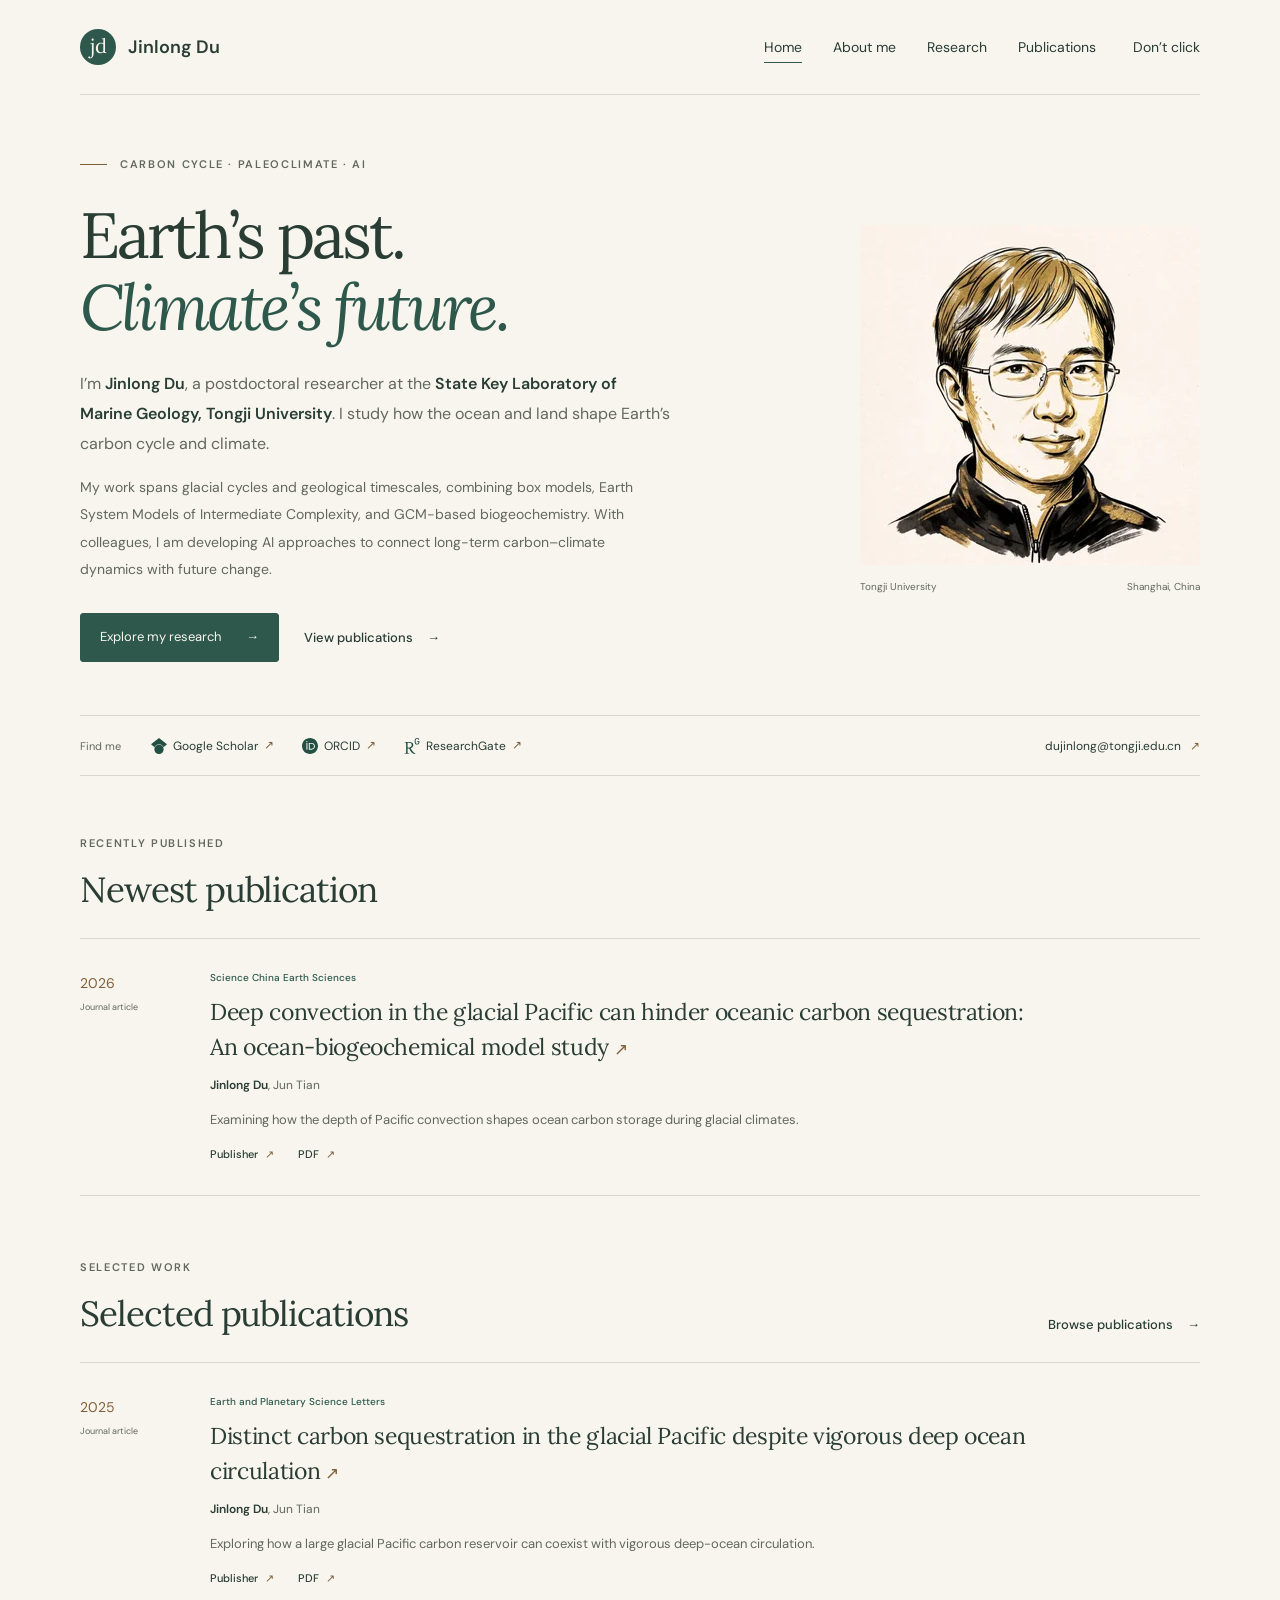
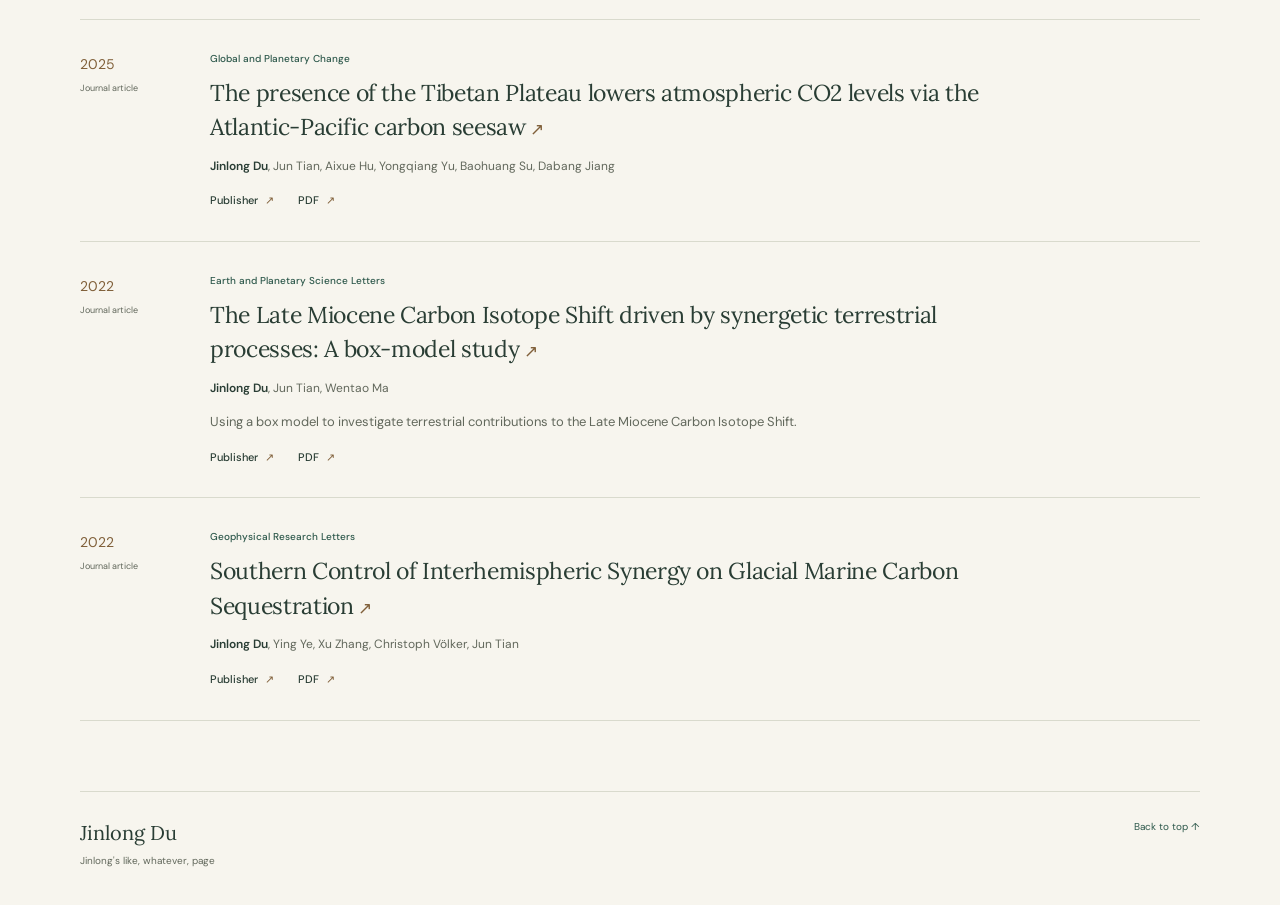
<file: index.html>
<!DOCTYPE html><html lang="en"><head><meta charset="UTF-8"><meta name="viewport" content="width=device-width, initial-scale=1"><meta name="description" content="Jinlong Du is a carbon-cycle researcher at Tongji University, investigating carbon–climate dynamics with numerical models and AI approaches."><meta name="theme-color" content="#f7f5ee"><meta name="robots" content="index, follow"><meta property="og:title" content="Jinlong Du · Carbon, climate &amp; Earth’s past"><meta property="og:description" content="Jinlong Du is a carbon-cycle researcher at Tongji University, investigating carbon–climate dynamics with numerical models and AI approaches."><meta property="og:type" content="website"><link rel="canonical" href="https://jinlongdu-carbon.github.io/"><link rel="icon" href="/favicon.svg" type="image/svg+xml"><title>Jinlong Du · Carbon, climate &amp; Earth’s past</title><link rel="stylesheet" href="/_astro/Layout.D_EdcaJS.css"><style>.profile-label[data-astro-cid-xrgf7uf3]{vertical-align:middle;align-items:center;gap:.5em;display:inline-flex}
</style></head><body><a class="skip-link" href="#main">Skip to content</a><header class="site-header wrap"><a class="wordmark" href="/"><span class="monogram" aria-hidden="true">jd</span><span>Jinlong Du</span></a><nav aria-label="Main navigation"><a href="/" aria-current="page">Home</a><a href="/about/">About me</a><a href="/research/">Research</a><a href="/publications/">Publications</a><a href="/contact/">Don’t click</a></nav></header><main id="main"><section class="hero home-hero wrap" aria-labelledby="hero-title"><div class="hero-copy"><p class="eyebrow"><span class="small-rule"></span> Carbon cycle · Paleoclimate · AI</p><h1 id="hero-title">Earth’s past.<br><em>Climate’s future.</em></h1><p class="hero-intro">I’m <strong>Jinlong Du</strong>, a postdoctoral researcher at the <strong>State Key Laboratory of Marine Geology, Tongji University</strong>. I study how the ocean and land shape Earth’s carbon cycle and climate.</p><p class="hero-bio">My work spans glacial cycles and geological timescales, combining box models, Earth System Models of Intermediate Complexity, and GCM-based biogeochemistry. With colleagues, I am developing AI approaches to connect long-term carbon–climate dynamics with future change.</p><div class="hero-actions"><a class="button" href="/research/">Explore my research <span aria-hidden="true">→</span></a><a class="text-link" href="/publications/">View publications <span aria-hidden="true">→</span></a></div></div><figure class="portrait-panel"><img src="/_astro/jinlong-du-illustration.BHhTiWbZ_in3Wh.webp" srcset="/_astro/jinlong-du-illustration.BHhTiWbZ_1Hu1d3.webp 340w, /_astro/jinlong-du-illustration.BHhTiWbZ_in3Wh.webp 680w" alt="Illustrated portrait of Jinlong Du" sizes="(max-width: 620px) 260px, 340px" loading="eager" fetchpriority="high" decoding="async" width="680" height="680"><figcaption>Tongji University <span>Shanghai, China</span></figcaption></figure></section><div class="profile-strip wrap" id="contact"><span>Find me</span><div><a href="https://scholar.google.com/citations?user=I8KaOz4AAAAJ&amp;hl=en" target="_blank" rel="noopener noreferrer"><span class="profile-label" data-astro-cid-xrgf7uf3><img src="/images/profiles/googlescholar.svg" alt="" width="16" height="16" data-astro-cid-xrgf7uf3>Google Scholar</span><span aria-hidden="true">↗</span></a><a href="https://orcid.org/0000-0003-2671-3765" target="_blank" rel="noopener noreferrer"><span class="profile-label" data-astro-cid-xrgf7uf3><img src="/images/profiles/orcid.svg" alt="" width="16" height="16" data-astro-cid-xrgf7uf3>ORCID</span><span aria-hidden="true">↗</span></a><a href="https://www.researchgate.net/profile/Jinlong-Du-2" target="_blank" rel="noopener noreferrer"><span class="profile-label" data-astro-cid-xrgf7uf3><img src="/images/profiles/researchgate.svg" alt="" width="16" height="16" data-astro-cid-xrgf7uf3>ResearchGate</span><span aria-hidden="true">↗</span></a></div><a class="profile-email" href="mailto:dujinlong@tongji.edu.cn">dujinlong@tongji.edu.cn <span aria-hidden="true">↗</span></a></div><section class="newest-section wrap section-space" aria-labelledby="newest-title"><div class="section-heading"><div><p class="eyebrow">Recently published</p><h2 id="newest-title">Newest publication</h2></div></div><article class="paper paper-compact" data-year="2026" data-topics="Ocean carbon" data-search="deep convection in the glacial pacific can hinder oceanic carbon sequestration: an ocean-biogeochemical model study science china earth sciences jinlong du jun tian ocean carbon"><div class="paper-year">2026<span class="paper-kind">Journal article</span></div><div class="paper-body"><p class="paper-journal">Science China Earth Sciences</p><h3><a href="https://doi.org/10.1007/s11430-025-1815-6" target="_blank" rel="noopener noreferrer">Deep convection in the glacial Pacific can hinder oceanic carbon sequestration: An ocean-biogeochemical model study<span class="paper-arrow" aria-hidden="true"> ↗</span></a></h3><p class="paper-authors"><span class="self-author">Jinlong Du</span>, <span>Jun Tian</span></p><p class="paper-summary">Examining how the depth of Pacific convection shapes ocean carbon storage during glacial climates.</p><div class="paper-actions"><a href="https://doi.org/10.1007/s11430-025-1815-6" target="_blank" rel="noopener noreferrer">Publisher <span aria-hidden="true">↗</span></a><a class="paper-pdf" href="/papers/du-2026-deep-convection.pdf" target="_blank" rel="noopener noreferrer">PDF <span aria-hidden="true">↗</span></a></div></div></article></section><section class="selected-section home-selected wrap section-space" aria-labelledby="selected-title"><div class="section-heading"><div><p class="eyebrow">Selected work</p><h2 id="selected-title">Selected publications</h2></div><a class="text-link" href="/publications/#published">Browse publications <span aria-hidden="true">→</span></a></div><div class="publication-list"><article class="paper paper-compact" data-year="2025" data-topics="Ocean carbon" data-search="distinct carbon sequestration in the glacial pacific despite vigorous deep ocean circulation earth and planetary science letters jinlong du jun tian ocean carbon"><div class="paper-year">2025<span class="paper-kind">Journal article</span></div><div class="paper-body"><p class="paper-journal">Earth and Planetary Science Letters</p><h3><a href="https://doi.org/10.1016/j.epsl.2025.119344" target="_blank" rel="noopener noreferrer">Distinct carbon sequestration in the glacial Pacific despite vigorous deep ocean circulation<span class="paper-arrow" aria-hidden="true"> ↗</span></a></h3><p class="paper-authors"><span class="self-author">Jinlong Du</span>, <span>Jun Tian</span></p><p class="paper-summary">Exploring how a large glacial Pacific carbon reservoir can coexist with vigorous deep-ocean circulation.</p><div class="paper-actions"><a href="https://doi.org/10.1016/j.epsl.2025.119344" target="_blank" rel="noopener noreferrer">Publisher <span aria-hidden="true">↗</span></a><a class="paper-pdf" href="/papers/du-2025-glacial-pacific.pdf" target="_blank" rel="noopener noreferrer">PDF <span aria-hidden="true">↗</span></a></div></div></article><article class="paper paper-compact" data-year="2025" data-topics="Long-term dynamics|Ocean carbon" data-search="the presence of the tibetan plateau lowers atmospheric co2 levels via the atlantic-pacific carbon seesaw global and planetary change jinlong du jun tian aixue hu yongqiang yu baohuang su dabang jiang long-term dynamics ocean carbon"><div class="paper-year">2025<span class="paper-kind">Journal article</span></div><div class="paper-body"><p class="paper-journal">Global and Planetary Change</p><h3><a href="https://doi.org/10.1016/j.gloplacha.2024.104681" target="_blank" rel="noopener noreferrer">The presence of the Tibetan Plateau lowers atmospheric CO2 levels via the Atlantic-Pacific carbon seesaw<span class="paper-arrow" aria-hidden="true"> ↗</span></a></h3><p class="paper-authors"><span class="self-author">Jinlong Du</span>, <span>Jun Tian</span>, <span>Aixue Hu</span>, <span>Yongqiang Yu</span>, <span>Baohuang Su</span>, <span>Dabang Jiang</span></p><div class="paper-actions"><a href="https://doi.org/10.1016/j.gloplacha.2024.104681" target="_blank" rel="noopener noreferrer">Publisher <span aria-hidden="true">↗</span></a><a class="paper-pdf" href="/papers/du-2025-tibetan-plateau.pdf" target="_blank" rel="noopener noreferrer">PDF <span aria-hidden="true">↗</span></a></div></div></article><article class="paper paper-compact" data-year="2022" data-topics="Long-term dynamics" data-search="the late miocene carbon isotope shift driven by synergetic terrestrial processes: a box-model study earth and planetary science letters jinlong du jun tian wentao ma long-term dynamics"><div class="paper-year">2022<span class="paper-kind">Journal article</span></div><div class="paper-body"><p class="paper-journal">Earth and Planetary Science Letters</p><h3><a href="https://doi.org/10.1016/j.epsl.2022.117457" target="_blank" rel="noopener noreferrer">The Late Miocene Carbon Isotope Shift driven by synergetic terrestrial processes: A box-model study<span class="paper-arrow" aria-hidden="true"> ↗</span></a></h3><p class="paper-authors"><span class="self-author">Jinlong Du</span>, <span>Jun Tian</span>, <span>Wentao Ma</span></p><p class="paper-summary">Using a box model to investigate terrestrial contributions to the Late Miocene Carbon Isotope Shift.</p><div class="paper-actions"><a href="https://doi.org/10.1016/j.epsl.2022.117457" target="_blank" rel="noopener noreferrer">Publisher <span aria-hidden="true">↗</span></a><a class="paper-pdf" href="/papers/du-2022-miocene-carbon-isotope.pdf" target="_blank" rel="noopener noreferrer">PDF <span aria-hidden="true">↗</span></a></div></div></article><article class="paper paper-compact" data-year="2022" data-topics="Ocean carbon" data-search="southern control of interhemispheric synergy on glacial marine carbon sequestration geophysical research letters jinlong du ying ye xu zhang christoph völker jun tian ocean carbon"><div class="paper-year">2022<span class="paper-kind">Journal article</span></div><div class="paper-body"><p class="paper-journal">Geophysical Research Letters</p><h3><a href="https://doi.org/10.1029/2022GL099048" target="_blank" rel="noopener noreferrer">Southern Control of Interhemispheric Synergy on Glacial Marine Carbon Sequestration<span class="paper-arrow" aria-hidden="true"> ↗</span></a></h3><p class="paper-authors"><span class="self-author">Jinlong Du</span>, <span>Ying Ye</span>, <span>Xu Zhang</span>, <span>Christoph Völker</span>, <span>Jun Tian</span></p><div class="paper-actions"><a href="https://doi.org/10.1029/2022GL099048" target="_blank" rel="noopener noreferrer">Publisher <span aria-hidden="true">↗</span></a><a class="paper-pdf" href="/papers/du-2022-southern-control.pdf" target="_blank" rel="noopener noreferrer">PDF <span aria-hidden="true">↗</span></a></div></div></article></div></section></main><footer class="site-footer wrap"><div><a class="footer-name" href="/">Jinlong Du</a><p>Jinlong's like, whatever, page</p></div><div class="footer-meta"><a href="#main">Back to top ↑</a></div></footer></body></html>
</file>
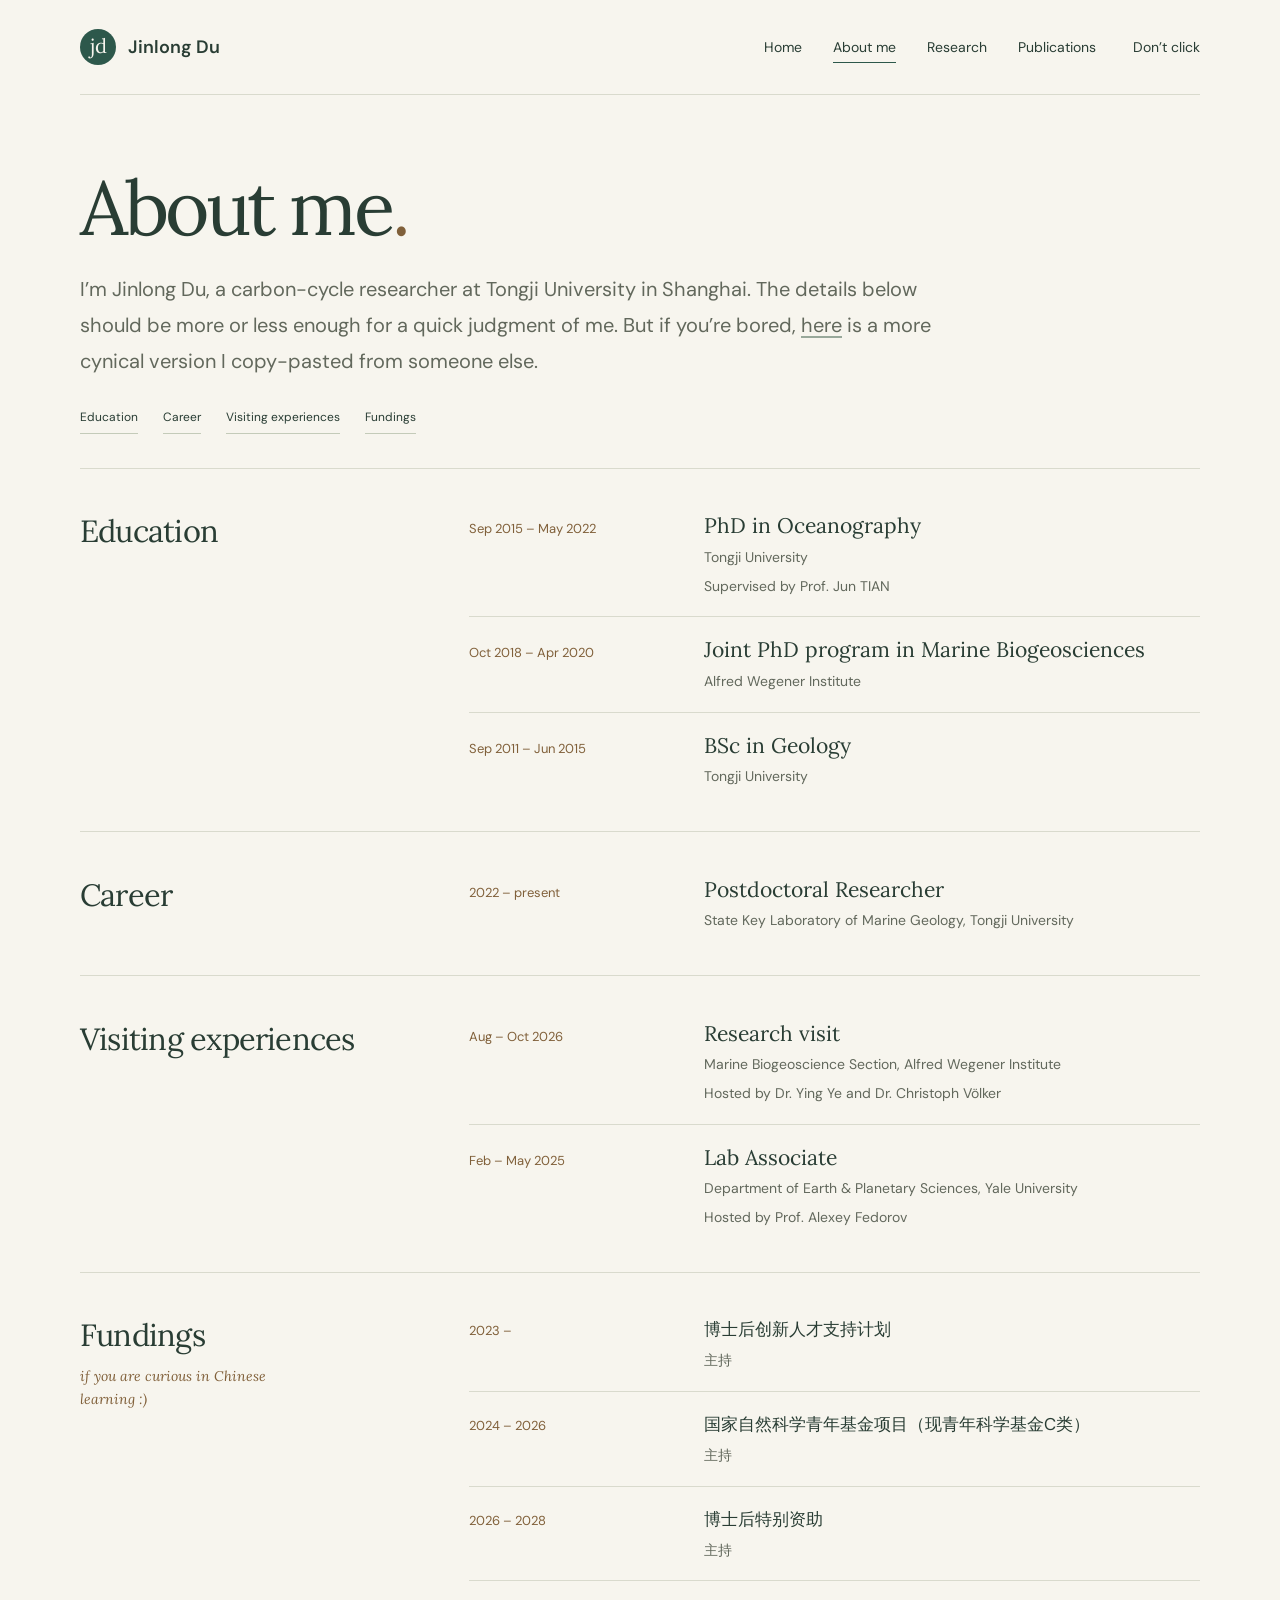
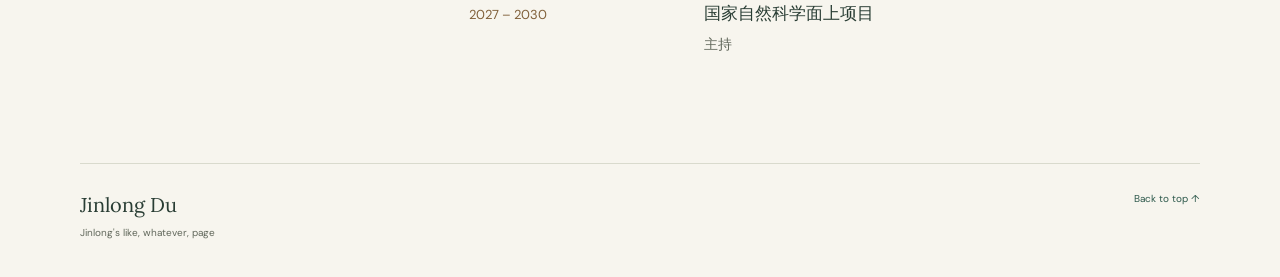
<file: about/index.html>
<!DOCTYPE html><html lang="en"><head><meta charset="UTF-8"><meta name="viewport" content="width=device-width, initial-scale=1"><meta name="description" content="Jinlong Du’s education, research appointments, visits, and funding."><meta name="theme-color" content="#f7f5ee"><meta name="robots" content="index, follow"><meta property="og:title" content="About me · Jinlong Du"><meta property="og:description" content="Jinlong Du’s education, research appointments, visits, and funding."><meta property="og:type" content="website"><link rel="canonical" href="https://jinlongdu-carbon.github.io/about/"><link rel="icon" href="/favicon.svg" type="image/svg+xml"><title>About me · Jinlong Du</title><link rel="stylesheet" href="/_astro/Layout.D_EdcaJS.css"><style>.personal-page{padding-block:clamp(35px,5.5vw,76px) 64px}.personal-heading h1{letter-spacing:-.045em;margin-bottom:20px;font-size:clamp(48px,6vw,76px);line-height:1.12}.personal-heading>p,.personal-prose{max-width:62ch;color:var(--muted);line-height:1.8}.personal-heading>p{font-size:clamp(16px,1.6vw,20px)}.personal-prose p+p{margin-top:1em}.personal-prose a,.email-address{text-underline-offset:.2em;text-decoration:underline #98a89a}.personal-page .page-jumps{margin-bottom:34px}.resume-section{border-top:1px solid var(--line);grid-template-columns:minmax(0,1fr) minmax(0,2.25fr);gap:clamp(24px,5vw,80px);padding-block:clamp(26px,3.3vw,45px);display:grid}.personal-page h2{letter-spacing:-.025em;font-size:clamp(24px,2.4vw,32px);line-height:1.3}.resume-list,.directory-list{margin:0;padding:0;list-style:none}.resume-list li{grid-template-columns:minmax(125px,.85fr) 2fr;align-items:baseline;gap:12px 24px;display:grid}.resume-list li+li{border-top:1px solid var(--line);margin-top:18px;padding-top:18px}.resume-date{font-variant-numeric:tabular-nums;color:var(--ochre);font-size:13px}.resume-role{font-family:var(--serif);font-size:clamp(18px,1.65vw,23px);line-height:1.4}.resume-place,.address-note{color:var(--muted);margin-top:5px;font-size:14px;line-height:1.7}.grant-name{font-size:17px;line-height:1.7}.funding-note{font-family:var(--serif);color:var(--ochre);max-width:26ch;margin-top:10px;font-size:14px;font-style:italic;line-height:1.6}.contact-directory{border-top:1px solid var(--line);grid-template-columns:1.35fr 1fr;gap:44px;margin-block:36px 42px;padding-top:32px;display:grid}.contact-directory h2{margin-bottom:18px}.email-address{color:var(--green);font:clamp(18px, 2.1vw, 29px)/1.5 var(--serif);overflow-wrap:anywhere;display:inline-block}.directory-list li+li{border-top:1px solid var(--line)}.directory-list a{justify-content:space-between;padding:10px 0;display:flex}.directory-list a:hover,.personal-prose a:hover,.email-address:hover,.directory-list a>span[aria-hidden]{color:var(--ochre)}.after-hours{background:var(--wash);grid-template-columns:minmax(0,1fr) auto;align-items:center;gap:32px;padding:clamp(22px,3.6vw,48px);display:grid}.after-hours h2{margin-bottom:14px}.wechat-code{text-align:center;justify-self:start}.wechat-code img{background:#fff;width:188px;height:auto;margin-inline:auto;padding:8px;display:block}.wechat-code figcaption{color:var(--muted);margin-top:8px;font-size:13px}@media (width<=720px){.resume-section,.after-hours{grid-template-columns:1fr;gap:18px}.contact-directory{grid-template-columns:1fr;gap:32px}.personal-page{padding-bottom:42px}}@media (width<=470px){.resume-list li{grid-template-columns:1fr;gap:5px}.personal-page .page-jumps{gap:10px 18px}}
</style></head><body><a class="skip-link" href="#main">Skip to content</a><header class="site-header wrap"><a class="wordmark" href="/"><span class="monogram" aria-hidden="true">jd</span><span>Jinlong Du</span></a><nav aria-label="Main navigation"><a href="/">Home</a><a href="/about/" aria-current="page">About me</a><a href="/research/">Research</a><a href="/publications/">Publications</a><a href="/contact/">Don’t click</a></nav></header><main id="main"><div class="wrap personal-page"><header class="personal-heading"><h1>About me<span class="title-dot">.</span></h1><p class="personal-prose">I’m Jinlong Du, a carbon-cycle researcher at Tongji University in Shanghai. The details below should be more or less enough for a quick judgment of me. But if you’re bored, <a href="/biography/" aria-label="here, my biography"><em>here</em></a> is a more cynical version I copy-pasted from someone else.</p></header><nav class="page-jumps" aria-label="About me sections"><a href="#education">Education</a><a href="#career">Career</a><a href="#visiting">Visiting experiences</a><a href="#funding">Fundings</a></nav><section class="resume-section" id="education" aria-labelledby="education-title"><h2 id="education-title">Education</h2><ul class="resume-list"><li><span class="resume-date">Sep 2015 – May 2022</span><div><p class="resume-role">PhD in Oceanography</p><p class="resume-place">Tongji University</p><p class="resume-place">Supervised by Prof. Jun TIAN</p></div></li><li><span class="resume-date">Oct 2018 – Apr 2020</span><div><p class="resume-role">Joint PhD program in Marine Biogeosciences</p><p class="resume-place">Alfred Wegener Institute</p></div></li><li><span class="resume-date">Sep 2011 – Jun 2015</span><div><p class="resume-role">BSc in Geology</p><p class="resume-place">Tongji University</p></div></li></ul></section><section class="resume-section" id="career" aria-labelledby="career-title"><h2 id="career-title">Career</h2><ul class="resume-list"><li><span class="resume-date">2022 – present</span><div><p class="resume-role">Postdoctoral Researcher</p><p class="resume-place">State Key Laboratory of Marine Geology, Tongji University</p></div></li></ul></section><section class="resume-section" id="visiting" aria-labelledby="visiting-title"><h2 id="visiting-title">Visiting experiences</h2><ul class="resume-list"><li><span class="resume-date">Aug – Oct 2026</span><div><p class="resume-role">Research visit</p><p class="resume-place">Marine Biogeoscience Section, Alfred Wegener Institute</p><p class="resume-place">Hosted by Dr. Ying Ye and Dr. Christoph Völker</p></div></li><li><span class="resume-date">Feb – May 2025</span><div><p class="resume-role">Lab Associate</p><p class="resume-place">Department of Earth &amp; Planetary Sciences, Yale University</p><p class="resume-place">Hosted by Prof. Alexey Fedorov</p></div></li></ul></section><section class="resume-section" id="funding" aria-labelledby="funding-title"><div><h2 id="funding-title">Fundings</h2><p class="funding-note">if you are curious in Chinese learning :)</p></div><ul class="resume-list" lang="zh-CN"><li><span class="resume-date">2023 –</span><div><p class="grant-name">博士后创新人才支持计划</p><p class="resume-place">主持</p></div></li><li><span class="resume-date">2024 – 2026</span><div><p class="grant-name">国家自然科学青年基金项目（现青年科学基金C类）</p><p class="resume-place">主持</p></div></li><li><span class="resume-date">2026 – 2028</span><div><p class="grant-name">博士后特别资助</p><p class="resume-place">主持</p></div></li><li><span class="resume-date">2027 – 2030</span><div><p class="grant-name">国家自然科学面上项目</p><p class="resume-place">主持</p></div></li></ul></section></div></main><footer class="site-footer wrap"><div><a class="footer-name" href="/">Jinlong Du</a><p>Jinlong's like, whatever, page</p></div><div class="footer-meta"><a href="#main">Back to top ↑</a></div></footer></body></html>
</file>
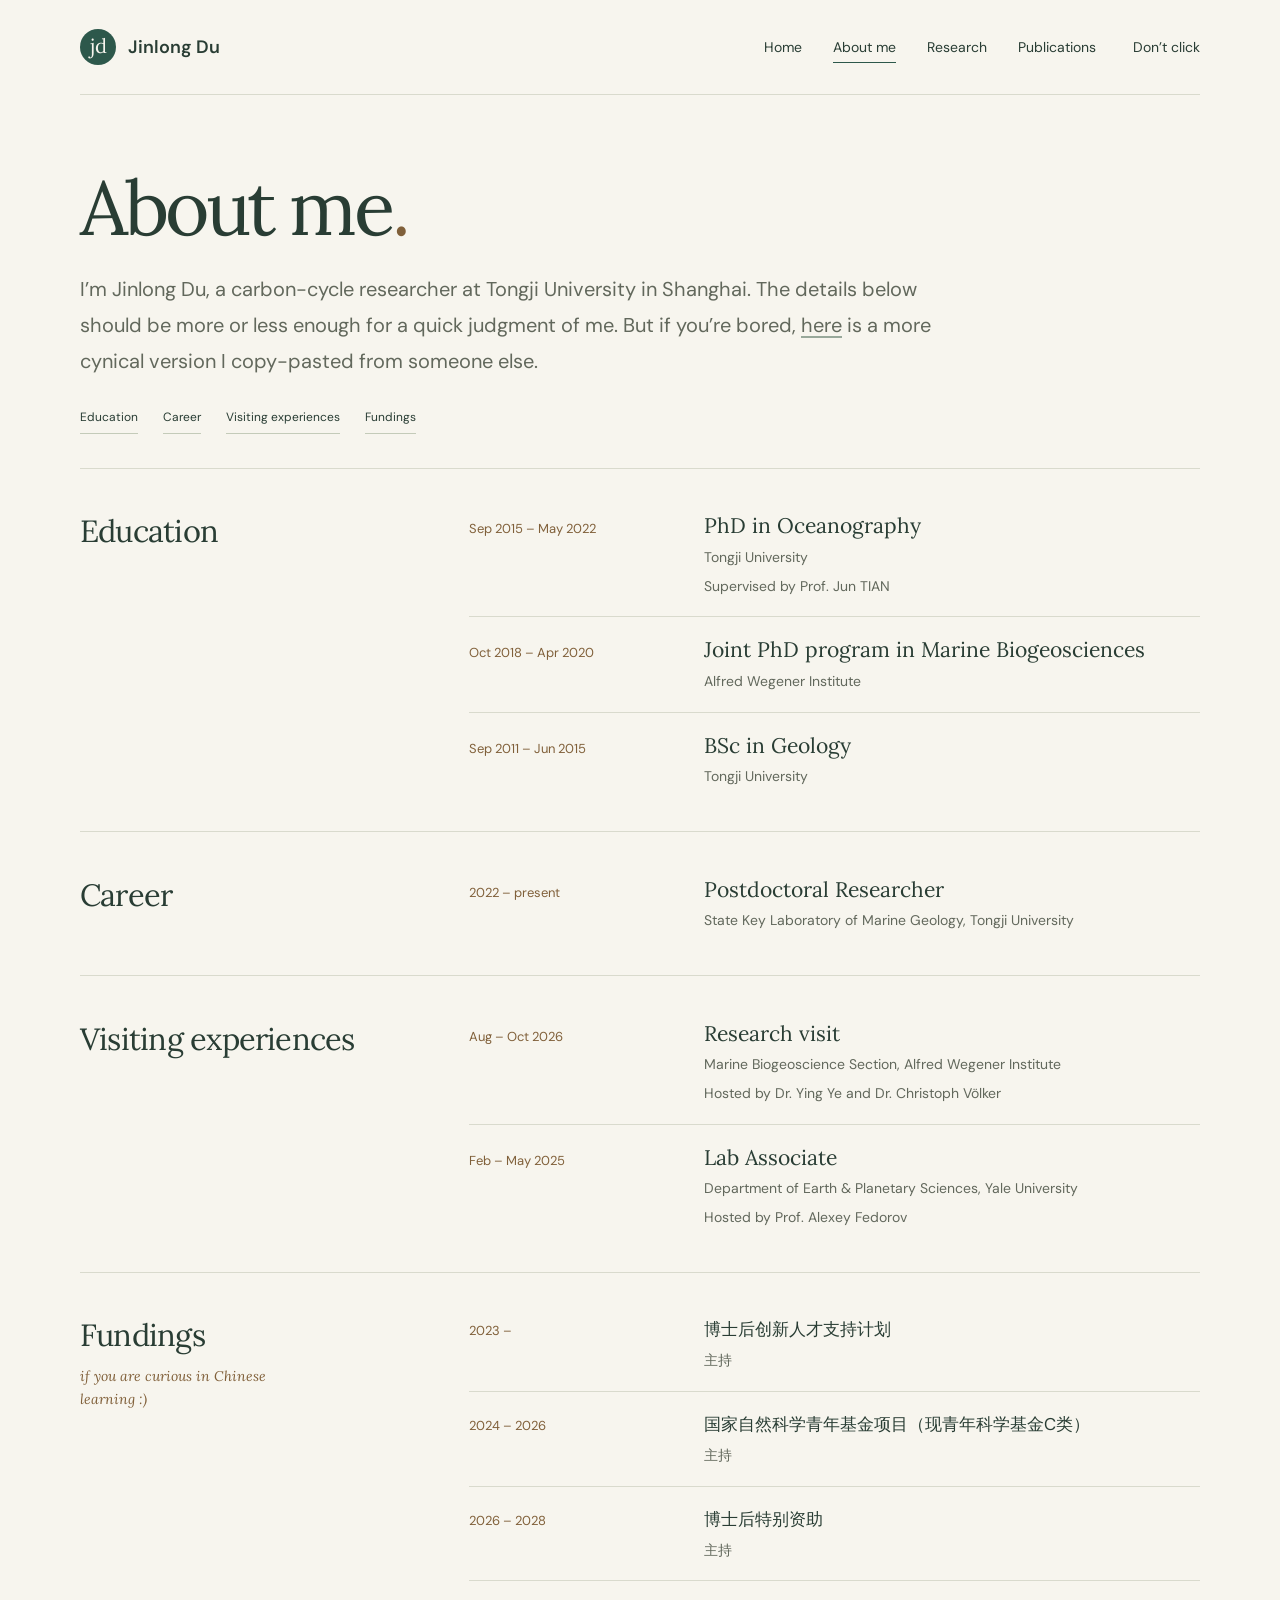
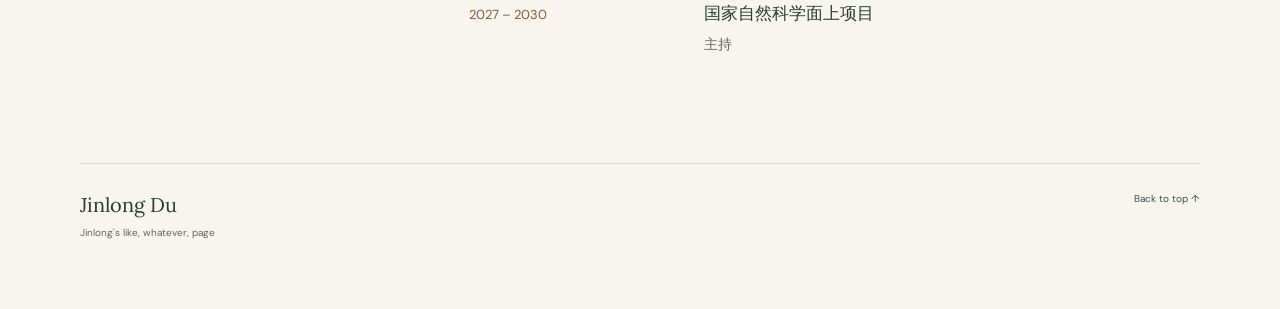
<file: bio/index.html>
<!doctype html><title>Redirecting to: /about/</title><meta http-equiv="refresh" content="0;url=/about/"><meta name="robots" content="noindex"><link rel="canonical" href="https://jinlongdu-carbon.github.io/about/"><body>	<a href="/about/">Redirecting from <code>/bio/</code> to <code>/about/</code></a></body>
</file>
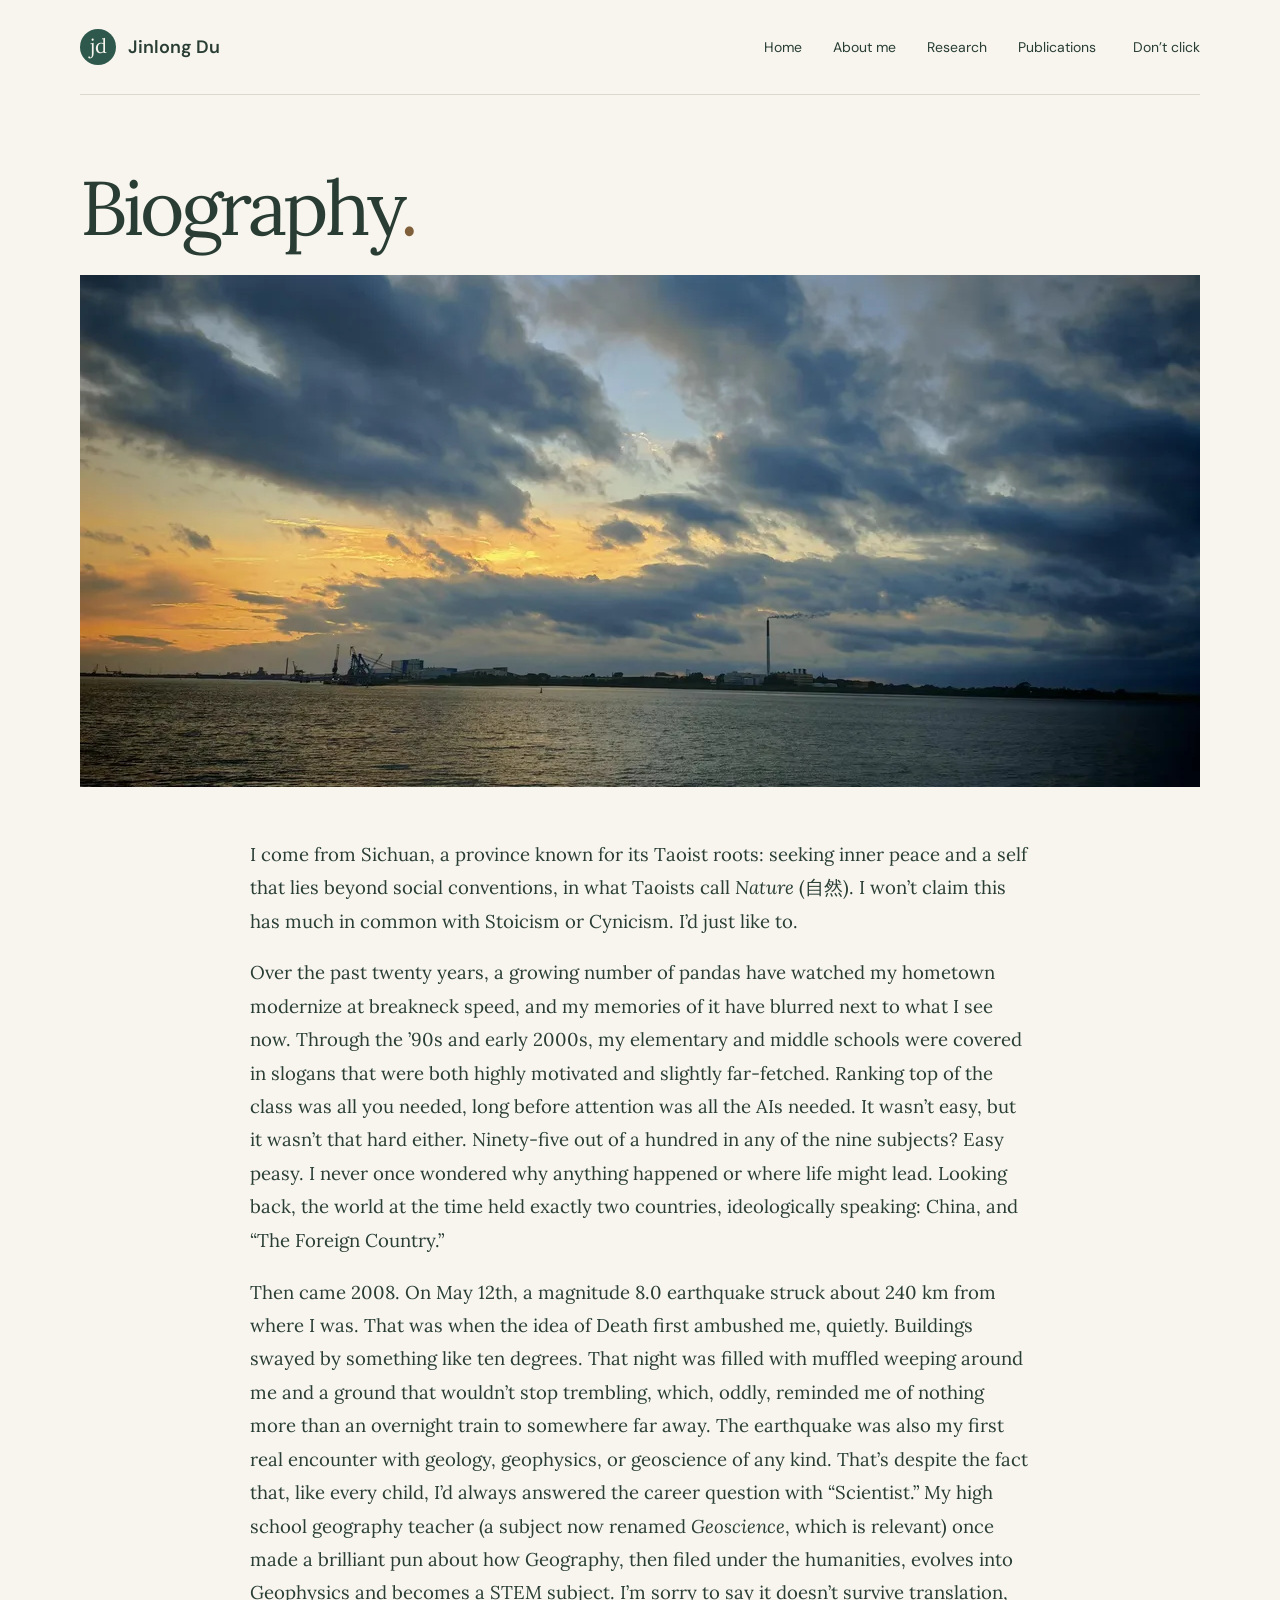
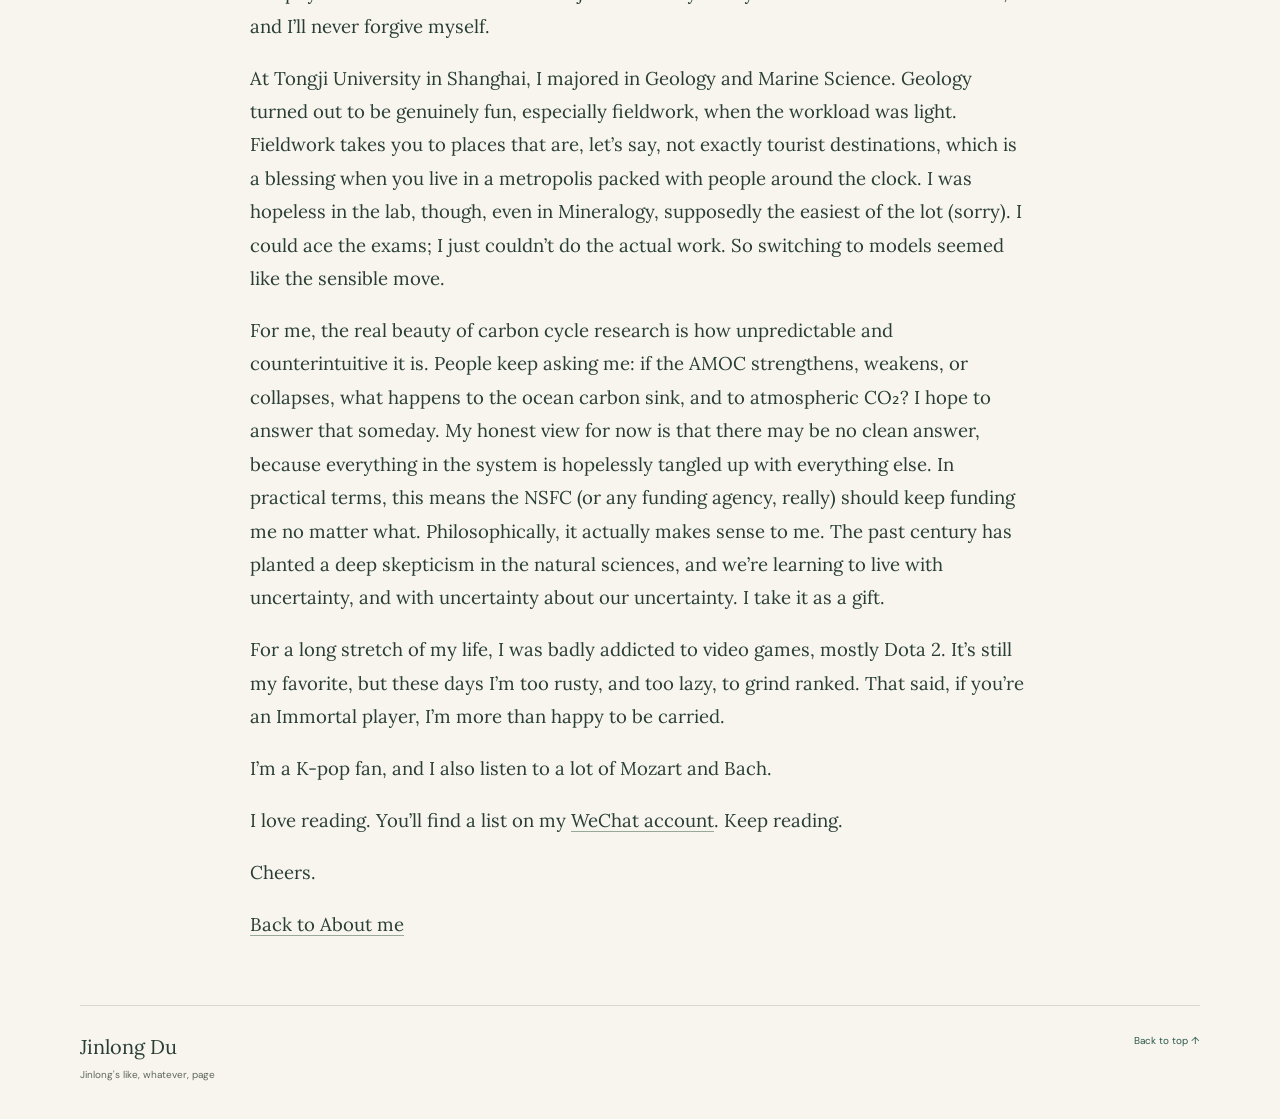
<file: biography/index.html>
<!DOCTYPE html><html lang="en"><head><meta charset="UTF-8"><meta name="viewport" content="width=device-width, initial-scale=1"><meta name="description" content="A personal biography by Jinlong Du."><meta name="theme-color" content="#f7f5ee"><meta name="robots" content="index, follow"><meta property="og:title" content="Biography · Jinlong Du"><meta property="og:description" content="A personal biography by Jinlong Du."><meta property="og:type" content="website"><link rel="canonical" href="https://jinlongdu-carbon.github.io/biography/"><link rel="icon" href="/favicon.svg" type="image/svg+xml"><title>Biography · Jinlong Du</title><link rel="stylesheet" href="/_astro/Layout.D_EdcaJS.css"><style>.personal-page{padding-block:clamp(35px,5.5vw,76px) 64px}.personal-heading h1{letter-spacing:-.045em;margin-bottom:20px;font-size:clamp(48px,6vw,76px);line-height:1.12}.personal-heading>p,.personal-prose{max-width:62ch;color:var(--muted);line-height:1.8}.personal-heading>p{font-size:clamp(16px,1.6vw,20px)}.personal-prose p+p{margin-top:1em}.personal-prose a,.email-address{text-underline-offset:.2em;text-decoration:underline #98a89a}.personal-page .page-jumps{margin-bottom:34px}.resume-section{border-top:1px solid var(--line);grid-template-columns:minmax(0,1fr) minmax(0,2.25fr);gap:clamp(24px,5vw,80px);padding-block:clamp(26px,3.3vw,45px);display:grid}.personal-page h2{letter-spacing:-.025em;font-size:clamp(24px,2.4vw,32px);line-height:1.3}.resume-list,.directory-list{margin:0;padding:0;list-style:none}.resume-list li{grid-template-columns:minmax(125px,.85fr) 2fr;align-items:baseline;gap:12px 24px;display:grid}.resume-list li+li{border-top:1px solid var(--line);margin-top:18px;padding-top:18px}.resume-date{font-variant-numeric:tabular-nums;color:var(--ochre);font-size:13px}.resume-role{font-family:var(--serif);font-size:clamp(18px,1.65vw,23px);line-height:1.4}.resume-place,.address-note{color:var(--muted);margin-top:5px;font-size:14px;line-height:1.7}.grant-name{font-size:17px;line-height:1.7}.funding-note{font-family:var(--serif);color:var(--ochre);max-width:26ch;margin-top:10px;font-size:14px;font-style:italic;line-height:1.6}.contact-directory{border-top:1px solid var(--line);grid-template-columns:1.35fr 1fr;gap:44px;margin-block:36px 42px;padding-top:32px;display:grid}.contact-directory h2{margin-bottom:18px}.email-address{color:var(--green);font:clamp(18px, 2.1vw, 29px)/1.5 var(--serif);overflow-wrap:anywhere;display:inline-block}.directory-list li+li{border-top:1px solid var(--line)}.directory-list a{justify-content:space-between;padding:10px 0;display:flex}.directory-list a:hover,.personal-prose a:hover,.email-address:hover,.directory-list a>span[aria-hidden]{color:var(--ochre)}.after-hours{background:var(--wash);grid-template-columns:minmax(0,1fr) auto;align-items:center;gap:32px;padding:clamp(22px,3.6vw,48px);display:grid}.after-hours h2{margin-bottom:14px}.wechat-code{text-align:center;justify-self:start}.wechat-code img{background:#fff;width:188px;height:auto;margin-inline:auto;padding:8px;display:block}.wechat-code figcaption{color:var(--muted);margin-top:8px;font-size:13px}@media (width<=720px){.resume-section,.after-hours{grid-template-columns:1fr;gap:18px}.contact-directory{grid-template-columns:1fr;gap:32px}.personal-page{padding-bottom:42px}}@media (width<=470px){.resume-list li{grid-template-columns:1fr;gap:5px}.personal-page .page-jumps{gap:10px 18px}}
.biography-photo[data-astro-cid-47ahe7up]{width:100%;height:auto;margin-block:24px clamp(28px,4vw,52px);display:block}.biography-prose[data-astro-cid-47ahe7up]{max-width:65ch;font-family:var(--serif);color:var(--ink);margin-inline:auto;font-size:clamp(16px,1.45vw,19px)}
</style></head><body><a class="skip-link" href="#main">Skip to content</a><header class="site-header wrap"><a class="wordmark" href="/"><span class="monogram" aria-hidden="true">jd</span><span>Jinlong Du</span></a><nav aria-label="Main navigation"><a href="/">Home</a><a href="/about/">About me</a><a href="/research/">Research</a><a href="/publications/">Publications</a><a href="/contact/">Don’t click</a></nav></header><main id="main"><article class="wrap personal-page biography-page" data-astro-cid-47ahe7up><header class="personal-heading" data-astro-cid-47ahe7up><h1 data-astro-cid-47ahe7up>Biography<span class="title-dot" data-astro-cid-47ahe7up>.</span></h1></header><img src="/_astro/biography-waterfront.wOawRG7q_ZywFmz.webp" srcset="/_astro/biography-waterfront.wOawRG7q_Z199HoM.webp 560w, /_astro/biography-waterfront.wOawRG7q_2wPkES.webp 840w, /_astro/biography-waterfront.wOawRG7q_ZywFmz.webp 1120w, /_astro/biography-waterfront.wOawRG7q_2h3vgt.webp 1680w, /_astro/biography-waterfront.wOawRG7q_Z1UtaPA.webp 2240w" alt="Cranes and a smokestack across the water beneath gold and slate-blue clouds." sizes="(max-width: 1200px) 92vw, 1120px" loading="eager" data-astro-cid-47ahe7up="true" decoding="async" width="1120" height="512" class="biography-photo"><div class="personal-prose biography-prose" data-astro-cid-47ahe7up><p>I come from Sichuan, a province known for its Taoist roots: seeking inner peace and a self that lies beyond social conventions, in what Taoists call <em>Nature</em> (自然). I won’t claim this has much in common with Stoicism or Cynicism. I’d just like to.</p>
<p>Over the past twenty years, a growing number of pandas have watched my hometown modernize at breakneck speed, and my memories of it have blurred next to what I see now. Through the ’90s and early 2000s, my elementary and middle schools were covered in slogans that were both highly motivated and slightly far-fetched. Ranking top of the class was all you needed, long before attention was all the AIs needed. It wasn’t easy, but it wasn’t that hard either. Ninety-five out of a hundred in any of the nine subjects? Easy peasy. I never once wondered why anything happened or where life might lead. Looking back, the world at the time held exactly two countries, ideologically speaking: China, and “The Foreign Country.”</p>
<p>Then came 2008. On May 12th, a magnitude 8.0 earthquake struck about 240 km from where I was. That was when the idea of Death first ambushed me, quietly. Buildings swayed by something like ten degrees. That night was filled with muffled weeping around me and a ground that wouldn’t stop trembling, which, oddly, reminded me of nothing more than an overnight train to somewhere far away. The earthquake was also my first real encounter with geology, geophysics, or geoscience of any kind. That’s despite the fact that, like every child, I’d always answered the career question with “Scientist.” My high school geography teacher (a subject now renamed <em>Geoscience</em>, which is relevant) once made a brilliant pun about how Geography, then filed under the humanities, evolves into Geophysics and becomes a STEM subject. I’m sorry to say it doesn’t survive translation, and I’ll never forgive myself.</p>
<p>At Tongji University in Shanghai, I majored in Geology and Marine Science. Geology turned out to be genuinely fun, especially fieldwork, when the workload was light. Fieldwork takes you to places that are, let’s say, not exactly tourist destinations, which is a blessing when you live in a metropolis packed with people around the clock. I was hopeless in the lab, though, even in Mineralogy, supposedly the easiest of the lot (sorry). I could ace the exams; I just couldn’t do the actual work. So switching to models seemed like the sensible move.</p>
<p>For me, the real beauty of carbon cycle research is how unpredictable and counterintuitive it is. People keep asking me: if the AMOC strengthens, weakens, or collapses, what happens to the ocean carbon sink, and to atmospheric CO₂? I hope to answer that someday. My honest view for now is that there may be no clean answer, because everything in the system is hopelessly tangled up with everything else. In practical terms, this means the NSFC (or any funding agency, really) should keep funding me no matter what. Philosophically, it actually makes sense to me. The past century has planted a deep skepticism in the natural sciences, and we’re learning to live with uncertainty, and with uncertainty about our uncertainty. I take it as a gift.</p>
<p>For a long stretch of my life, I was badly addicted to video games, mostly Dota 2. It’s still my favorite, but these days I’m too rusty, and too lazy, to grind ranked. That said, if you’re an Immortal player, I’m more than happy to be carried.</p>
<p>I’m a K-pop fan, and I also listen to a lot of Mozart and Bach.</p>
<p>I love reading. You’ll find a list on my <a href="/contact/#after-hours">WeChat account</a>. Keep reading.</p>
<p>Cheers.</p>
<p data-astro-cid-47ahe7up><a href="/about/" data-astro-cid-47ahe7up>Back to About me</a></p></div></article></main><footer class="site-footer wrap"><div><a class="footer-name" href="/">Jinlong Du</a><p>Jinlong's like, whatever, page</p></div><div class="footer-meta"><a href="#main">Back to top ↑</a></div></footer></body></html>
</file>
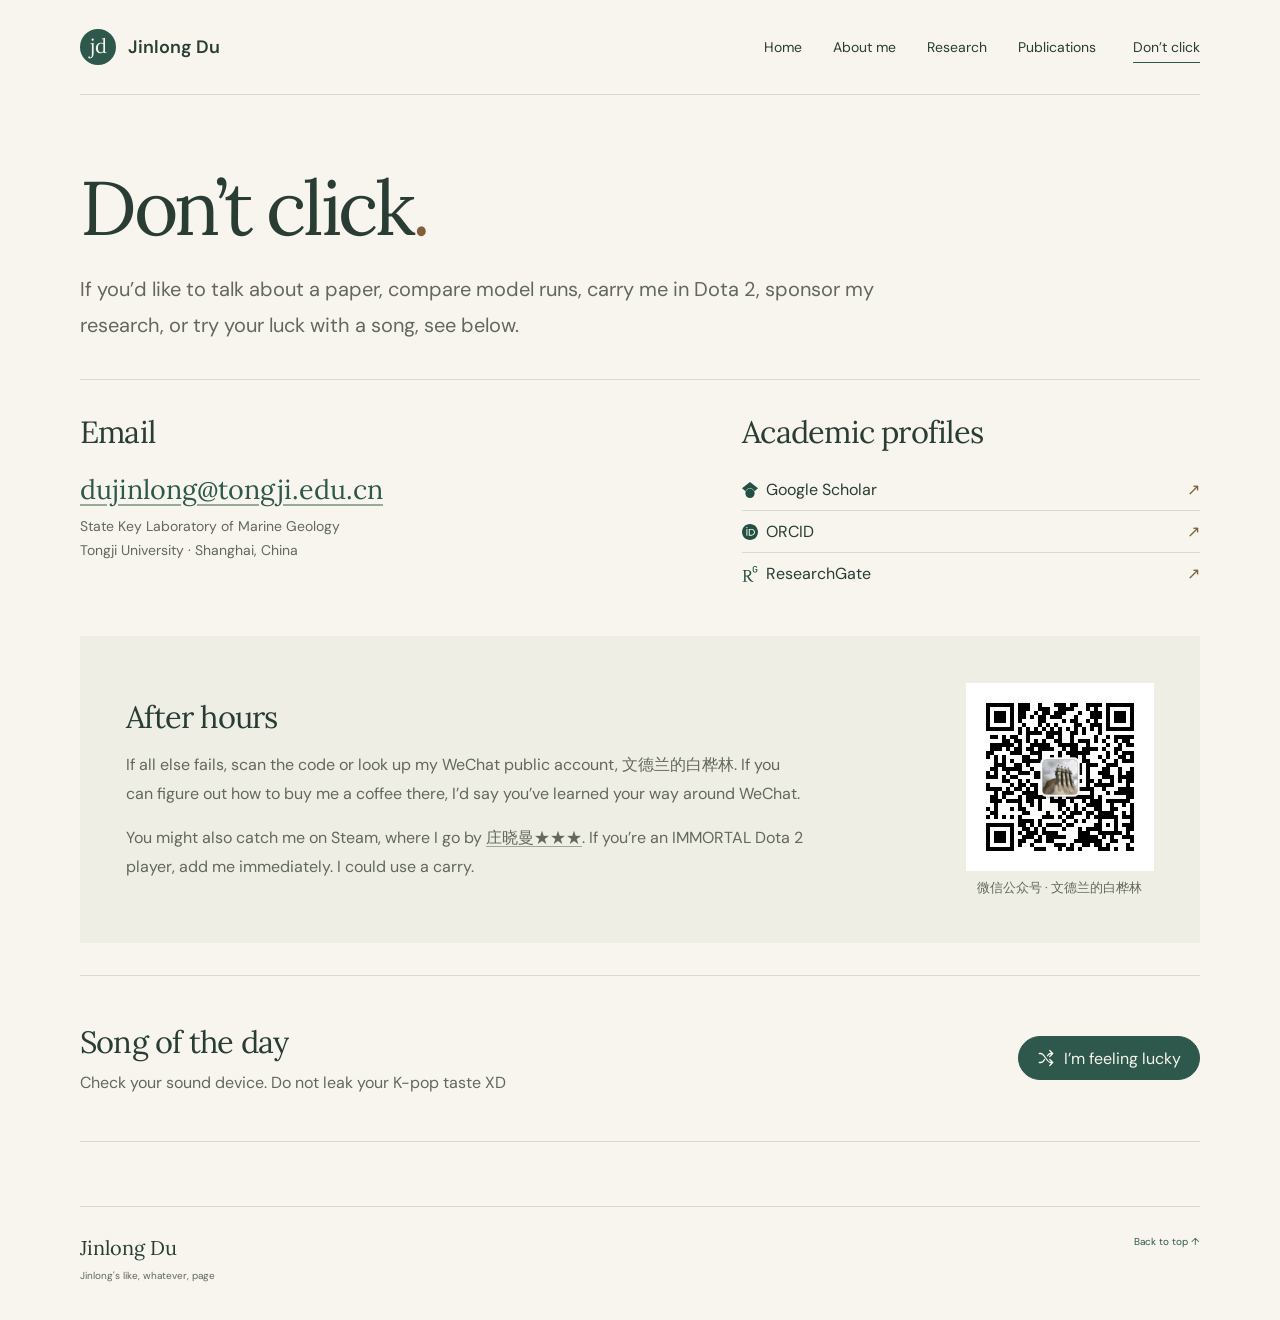
<file: contact/index.html>
<!DOCTYPE html><html lang="en"><head><meta charset="UTF-8"><meta name="viewport" content="width=device-width, initial-scale=1"><meta name="description" content="Contact Jinlong Du at Tongji University and find his academic profiles and personal interests."><meta name="theme-color" content="#f7f5ee"><meta name="robots" content="index, follow"><meta property="og:title" content="Don’t click · Jinlong Du"><meta property="og:description" content="Contact Jinlong Du at Tongji University and find his academic profiles and personal interests."><meta property="og:type" content="website"><link rel="canonical" href="https://jinlongdu-carbon.github.io/contact/"><link rel="icon" href="/favicon.svg" type="image/svg+xml"><title>Don’t click · Jinlong Du</title><link rel="stylesheet" href="/_astro/Layout.D_EdcaJS.css"><style>.profile-label[data-astro-cid-xrgf7uf3]{vertical-align:middle;align-items:center;gap:.5em;display:inline-flex}
.music-draw[data-astro-cid-5osxwazw]{border-block:1px solid var(--line);margin-top:32px;padding:clamp(24px,3.6vw,48px) 0}.music-intro[data-astro-cid-5osxwazw]{flex-wrap:wrap;justify-content:space-between;align-items:center;gap:18px 32px;display:flex}.music-intro[data-astro-cid-5osxwazw] p[data-astro-cid-5osxwazw]{color:var(--muted);margin-top:8px;line-height:1.6}button[data-astro-cid-5osxwazw]:not([hidden]){border:1px solid var(--green);min-height:44px;color:var(--paper);background:var(--green);border-radius:24px;align-items:center;gap:9px;padding:10px 18px;display:inline-flex}button[data-astro-cid-5osxwazw]:hover{background:var(--ink)}.music-pick[data-astro-cid-5osxwazw]:not(:empty){margin-block:22px 12px;line-height:1.6}.music-draw[data-astro-cid-5osxwazw] a{text-underline-offset:3px;text-decoration:underline}#music-player[data-astro-cid-5osxwazw] iframe{border:0;border-radius:12px;width:100%;max-width:660px;display:block}
.personal-page{padding-block:clamp(35px,5.5vw,76px) 64px}.personal-heading h1{letter-spacing:-.045em;margin-bottom:20px;font-size:clamp(48px,6vw,76px);line-height:1.12}.personal-heading>p,.personal-prose{max-width:62ch;color:var(--muted);line-height:1.8}.personal-heading>p{font-size:clamp(16px,1.6vw,20px)}.personal-prose p+p{margin-top:1em}.personal-prose a,.email-address{text-underline-offset:.2em;text-decoration:underline #98a89a}.personal-page .page-jumps{margin-bottom:34px}.resume-section{border-top:1px solid var(--line);grid-template-columns:minmax(0,1fr) minmax(0,2.25fr);gap:clamp(24px,5vw,80px);padding-block:clamp(26px,3.3vw,45px);display:grid}.personal-page h2{letter-spacing:-.025em;font-size:clamp(24px,2.4vw,32px);line-height:1.3}.resume-list,.directory-list{margin:0;padding:0;list-style:none}.resume-list li{grid-template-columns:minmax(125px,.85fr) 2fr;align-items:baseline;gap:12px 24px;display:grid}.resume-list li+li{border-top:1px solid var(--line);margin-top:18px;padding-top:18px}.resume-date{font-variant-numeric:tabular-nums;color:var(--ochre);font-size:13px}.resume-role{font-family:var(--serif);font-size:clamp(18px,1.65vw,23px);line-height:1.4}.resume-place,.address-note{color:var(--muted);margin-top:5px;font-size:14px;line-height:1.7}.grant-name{font-size:17px;line-height:1.7}.funding-note{font-family:var(--serif);color:var(--ochre);max-width:26ch;margin-top:10px;font-size:14px;font-style:italic;line-height:1.6}.contact-directory{border-top:1px solid var(--line);grid-template-columns:1.35fr 1fr;gap:44px;margin-block:36px 42px;padding-top:32px;display:grid}.contact-directory h2{margin-bottom:18px}.email-address{color:var(--green);font:clamp(18px, 2.1vw, 29px)/1.5 var(--serif);overflow-wrap:anywhere;display:inline-block}.directory-list li+li{border-top:1px solid var(--line)}.directory-list a{justify-content:space-between;padding:10px 0;display:flex}.directory-list a:hover,.personal-prose a:hover,.email-address:hover,.directory-list a>span[aria-hidden]{color:var(--ochre)}.after-hours{background:var(--wash);grid-template-columns:minmax(0,1fr) auto;align-items:center;gap:32px;padding:clamp(22px,3.6vw,48px);display:grid}.after-hours h2{margin-bottom:14px}.wechat-code{text-align:center;justify-self:start}.wechat-code img{background:#fff;width:188px;height:auto;margin-inline:auto;padding:8px;display:block}.wechat-code figcaption{color:var(--muted);margin-top:8px;font-size:13px}@media (width<=720px){.resume-section,.after-hours{grid-template-columns:1fr;gap:18px}.contact-directory{grid-template-columns:1fr;gap:32px}.personal-page{padding-bottom:42px}}@media (width<=470px){.resume-list li{grid-template-columns:1fr;gap:5px}.personal-page .page-jumps{gap:10px 18px}}
</style></head><body><a class="skip-link" href="#main">Skip to content</a><header class="site-header wrap"><a class="wordmark" href="/"><span class="monogram" aria-hidden="true">jd</span><span>Jinlong Du</span></a><nav aria-label="Main navigation"><a href="/">Home</a><a href="/about/">About me</a><a href="/research/">Research</a><a href="/publications/">Publications</a><a href="/contact/" aria-current="page">Don’t click</a></nav></header><main id="main"><div class="wrap personal-page"><header class="personal-heading"><h1>Don’t click<span class="title-dot">.</span></h1><p>If you’d like to talk about a paper, compare model runs, carry me in Dota 2, sponsor my research, or try your luck with a song, see below.</p></header><div class="contact-directory"><section aria-labelledby="email-title"><h2 id="email-title">Email</h2><a class="email-address" href="mailto:dujinlong@tongji.edu.cn">dujinlong@tongji.edu.cn</a><p class="address-note">State Key Laboratory of Marine Geology<br>Tongji University · Shanghai, China</p></section><section aria-labelledby="profiles-title"><h2 id="profiles-title">Academic profiles</h2><ul class="directory-list"><li><a href="https://scholar.google.com/citations?user=I8KaOz4AAAAJ&amp;hl=en"><span class="profile-label" data-astro-cid-xrgf7uf3><img src="/images/profiles/googlescholar.svg" alt="" width="16" height="16" data-astro-cid-xrgf7uf3>Google Scholar</span><span aria-hidden="true">↗</span></a></li><li><a href="https://orcid.org/0000-0003-2671-3765"><span class="profile-label" data-astro-cid-xrgf7uf3><img src="/images/profiles/orcid.svg" alt="" width="16" height="16" data-astro-cid-xrgf7uf3>ORCID</span><span aria-hidden="true">↗</span></a></li><li><a href="https://www.researchgate.net/profile/Jinlong-Du-2"><span class="profile-label" data-astro-cid-xrgf7uf3><img src="/images/profiles/researchgate.svg" alt="" width="16" height="16" data-astro-cid-xrgf7uf3>ResearchGate</span><span aria-hidden="true">↗</span></a></li></ul></section></div><section class="after-hours" id="after-hours" aria-labelledby="after-hours-title"><div><h2 id="after-hours-title">After hours</h2><div class="personal-prose"><p>If all else fails, scan the code or look up my WeChat public account, <span lang="zh-CN">文德兰的白桦林</span>. If you can figure out how to buy me a coffee there, I’d say you’ve learned your way around WeChat.</p><p>You might also catch me on Steam, where I go by <a href="https://steamcommunity.com/profiles/76561198158215646/" lang="zh-CN">庄晓曼★★★</a>. If you’re an IMMORTAL Dota 2 player, add me immediately. I could use a carry.</p></div></div><figure class="wechat-code"><img src="/images/wechat-official-account.jpg" width="430" height="430" alt="WeChat QR code for 文德兰的白桦林"><figcaption lang="zh-CN">微信公众号 · 文德兰的白桦林</figcaption></figure></section><section class="music-draw" id="music" aria-labelledby="music-title" data-astro-cid-5osxwazw><div class="music-intro" data-astro-cid-5osxwazw><div data-astro-cid-5osxwazw><h2 id="music-title" data-astro-cid-5osxwazw>Song of the day</h2><p data-astro-cid-5osxwazw>Check your sound device. Do not leak your K-pop taste XD</p></div><button id="draw-track" type="button" hidden data-astro-cid-5osxwazw><svg width="18" height="18" viewBox="0 0 24 24" fill="none" stroke="currentColor" stroke-width="1.7" stroke-linecap="round" stroke-linejoin="round" aria-hidden="true" data-astro-cid-5osxwazw><path d="M3 6h2c5 0 8 12 13 12h3m-4-4 4 4-4 4M3 18h2c2 0 4-2 5-4m4-5c1-2 3-3 4-3h3m-4-4 4 4-4 4" data-astro-cid-5osxwazw></path></svg>I’m feeling lucky</button></div><p class="music-pick" aria-live="polite" aria-atomic="true" data-astro-cid-5osxwazw></p><div id="music-player" data-astro-cid-5osxwazw></div><noscript><ul data-astro-cid-5osxwazw><li data-astro-cid-5osxwazw><a href="https://music.apple.com/cn/album/bad-girl-good-girl/1590306486?i=1590306487" data-astro-cid-5osxwazw>miss A · Bad Girl Good Girl</a></li><li data-astro-cid-5osxwazw><a href="https://music.apple.com/cn/album/good-bye-baby-korean-ver/1822377101?i=1822377200" data-astro-cid-5osxwazw>miss A · Good-bye Baby</a></li><li data-astro-cid-5osxwazw><a href="https://music.apple.com/cn/album/gee/854911623?i=854911644" data-astro-cid-5osxwazw>Girls’ Generation · Gee</a></li><li data-astro-cid-5osxwazw><a href="https://music.apple.com/cn/album/piano-sonata-no-16-in-c-k-545-sonata-facile-i-allegro/1452657727?i=1452658481" data-astro-cid-5osxwazw>Mitsuko Uchida · Mozart’s Piano Sonata in C, K. 545, first movement</a></li><li data-astro-cid-5osxwazw><a href="https://music.apple.com/cn/album/cello-suite-no-1-in-g-major-bwv-1007-pr%C3%A9lude/159368810?i=159368880" data-astro-cid-5osxwazw>Yo-Yo Ma · Bach’s Cello Suite No. 1, Prélude</a></li><li data-astro-cid-5osxwazw><a href="https://music.apple.com/cn/album/genie/854915051?i=854915055" data-astro-cid-5osxwazw>Girls&#39; Generation · Genie</a></li><li data-astro-cid-5osxwazw><a href="https://music.apple.com/cn/album/i-dont-care/1591152729?i=1591152731" data-astro-cid-5osxwazw>2NE1 · I Don&#39;t Care</a></li><li data-astro-cid-5osxwazw><a href="https://music.apple.com/cn/album/heartbreaker/1591184058?i=1591184061" data-astro-cid-5osxwazw>G-DRAGON · Heartbreaker</a></li><li data-astro-cid-5osxwazw><a href="https://music.apple.com/cn/album/sorry-sorry/854890243?i=854890251" data-astro-cid-5osxwazw>SUPER JUNIOR · Sorry, Sorry</a></li><li data-astro-cid-5osxwazw><a href="https://music.apple.com/cn/album/again-again/1592793833?i=1592793844" data-astro-cid-5osxwazw>2PM · Again &amp; Again</a></li><li data-astro-cid-5osxwazw><a href="https://music.apple.com/cn/album/hot-issue/1717107328?i=1717107664" data-astro-cid-5osxwazw>4Minute · Hot Issue</a></li><li data-astro-cid-5osxwazw><a href="https://music.apple.com/cn/album/ring-ding-dong/854916066?i=854916106" data-astro-cid-5osxwazw>SHINee · Ring Ding Dong</a></li><li data-astro-cid-5osxwazw><a href="https://music.apple.com/cn/album/la-cha-ta/1078549610?i=1078549616" data-astro-cid-5osxwazw>f(x) · LA chA TA</a></li><li data-astro-cid-5osxwazw><a href="https://music.apple.com/cn/album/ah/1640483281?i=1640483283" data-astro-cid-5osxwazw>Afterschool · Ah</a></li><li data-astro-cid-5osxwazw><a href="https://music.apple.com/cn/album/%EB%A7%8C%EB%A7%8C%ED%95%98%EB%8B%88/1546338763?i=1546338775" data-astro-cid-5osxwazw>UKISS · Am I too easy?</a></li><li data-astro-cid-5osxwazw><a href="https://music.apple.com/cn/album/%EA%B1%B0%EC%A7%93%EB%A7%90-dance-version/1804714415?i=1804714428" data-astro-cid-5osxwazw>T-ara · 거짓말 (Dance Version)</a></li><li data-astro-cid-5osxwazw><a href="https://music.apple.com/cn/album/8282/1804714936?i=1804714937" data-astro-cid-5osxwazw>DAVICHI · 8282</a></li><li data-astro-cid-5osxwazw><a href="https://music.apple.com/cn/album/cant-breakup-girl-cant-breakaway-boy-feat-jung-in/339950000?i=339950183" data-astro-cid-5osxwazw>Leessang · Can&#39;t Breakup Girl, Can&#39;t Breakaway Boy (feat. Jung In)</a></li><li data-astro-cid-5osxwazw><a href="https://music.apple.com/cn/album/candy-in-my-ear-feat-taecyeon/385691344?i=385691429" data-astro-cid-5osxwazw>Baek Z Young · Candy in My Ear (feat. TAECYEON)</a></li><li data-astro-cid-5osxwazw><a href="https://music.apple.com/cn/album/fire/1591152729?i=1591152730" data-astro-cid-5osxwazw>2NE1 · Fire</a></li><li data-astro-cid-5osxwazw><a href="https://music.apple.com/cn/album/go-away/1591396121?i=1591396123" data-astro-cid-5osxwazw>2NE1 · Go Away</a></li><li data-astro-cid-5osxwazw><a href="https://music.apple.com/cn/album/hurricane-venus/854892927?i=854892974" data-astro-cid-5osxwazw>BoA · Hurricane Venus</a></li><li data-astro-cid-5osxwazw><a href="https://music.apple.com/cn/album/lucifer/854891682?i=854891852" data-astro-cid-5osxwazw>SHINee · Lucifer</a></li><li data-astro-cid-5osxwazw><a href="https://music.apple.com/cn/album/bonamana/854891083?i=854891084" data-astro-cid-5osxwazw>SUPER JUNIOR · Bonamana</a></li><li data-astro-cid-5osxwazw><a href="https://music.apple.com/cn/album/%EB%84%88-%EB%95%8C%EB%AC%B8%EC%97%90-%EB%AF%B8%EC%B3%90/1804698481?i=1804698482" data-astro-cid-5osxwazw>T-ara · 너 때문에 미쳐</a></li><li data-astro-cid-5osxwazw><a href="https://music.apple.com/cn/album/irreversible/400640751?i=400640757" data-astro-cid-5osxwazw>GAIN · Irreversible</a></li><li data-astro-cid-5osxwazw><a href="https://music.apple.com/cn/album/a/1445118018?i=1445118021" data-astro-cid-5osxwazw>Rainbow · A</a></li><li data-astro-cid-5osxwazw><a href="https://music.apple.com/cn/album/loner/6809655416?i=6809655418" data-astro-cid-5osxwazw>CNBLUE · Loner</a></li><li data-astro-cid-5osxwazw><a href="https://music.apple.com/cn/album/run/1609923557?i=1609923572" data-astro-cid-5osxwazw>Epik High · Run</a></li><li data-astro-cid-5osxwazw><a href="https://music.apple.com/cn/album/%EC%A3%BD%EC%96%B4%EB%8F%84-%EB%AA%BB-%EB%B3%B4%EB%82%B4/1592786043?i=1592786260" data-astro-cid-5osxwazw>2AM · 죽어도 못 보내</a></li><li data-astro-cid-5osxwazw><a href="https://music.apple.com/cn/album/nitpicking-with-lim-seul-ong-feat-lim-seul-ong/378048652?i=378048655" data-astro-cid-5osxwazw>IU · Nitpicking (with Lim Seul Ong) [feat. Lim Seul Ong]</a></li><li data-astro-cid-5osxwazw><a href="https://music.apple.com/cn/album/oh/854890642?i=854890645" data-astro-cid-5osxwazw>Girls&#39; Generation · Oh!</a></li><li data-astro-cid-5osxwazw><a href="https://music.apple.com/cn/album/magic/1695490777?i=1695490779" data-astro-cid-5osxwazw>Secret · Magic</a></li><li data-astro-cid-5osxwazw><a href="https://music.apple.com/cn/album/push-push/1626285766?i=1626285777" data-astro-cid-5osxwazw>SISTAR · Push Push</a></li><li data-astro-cid-5osxwazw><a href="https://music.apple.com/cn/album/beautiful/1717106883?i=1717107183" data-astro-cid-5osxwazw>BEAST · Beautiful</a></li><li data-astro-cid-5osxwazw><a href="https://music.apple.com/cn/album/y/1004284982?i=1004284984" data-astro-cid-5osxwazw>MBLAQ · Y</a></li><li data-astro-cid-5osxwazw><a href="https://music.apple.com/cn/album/%EA%B0%95%EB%82%A8%EC%8A%A4%ED%83%80%EC%9D%BC/1591337596?i=1591337599" data-astro-cid-5osxwazw>PSY · Gangnam Style</a></li><li data-astro-cid-5osxwazw><a href="https://music.apple.com/cn/album/fantastic-baby/1591334995?i=1591335001" data-astro-cid-5osxwazw>BIGBANG · Fantastic Baby</a></li><li data-astro-cid-5osxwazw><a href="https://music.apple.com/cn/album/like-this/1695501159?i=1695501161" data-astro-cid-5osxwazw>Wonder Girls · Like This</a></li><li data-astro-cid-5osxwazw><a href="https://music.apple.com/cn/album/%E5%A4%8F%E6%B4%9B%E5%85%8B-clue-note/854918253?i=854918283" data-astro-cid-5osxwazw>SHINee · Sherlock (Clue + Note)</a></li><li data-astro-cid-5osxwazw><a href="https://music.apple.com/cn/album/history/854917291?i=854917386" data-astro-cid-5osxwazw>EXO-K · History</a></li><li data-astro-cid-5osxwazw><a href="https://music.apple.com/cn/album/electric-shock/854917461?i=854917495" data-astro-cid-5osxwazw>f(x) · Electric Shock</a></li><li data-astro-cid-5osxwazw><a href="https://music.apple.com/cn/album/catch-me/854900587?i=854900738" data-astro-cid-5osxwazw>TVXQ! · Catch Me</a></li><li data-astro-cid-5osxwazw><a href="https://music.apple.com/cn/album/1-2-3-4-bonus-track/1599720132?i=1599720142" data-astro-cid-5osxwazw>LEEHI · 1,2,3,4 (Bonus Track)</a></li><li data-astro-cid-5osxwazw><a href="https://music.apple.com/cn/album/only-one/854900899?i=854900907" data-astro-cid-5osxwazw>BoA · Only One</a></li><li data-astro-cid-5osxwazw><a href="https://music.apple.com/cn/album/cherry-blossom-ending/1570571992?i=1570572282" data-astro-cid-5osxwazw>Busker Busker · Cherry Blossom Ending</a></li><li data-astro-cid-5osxwazw><a href="https://music.apple.com/cn/album/all-for-you/1570577657?i=1570577663" data-astro-cid-5osxwazw>Seo In Guk &amp; Jeong Eun Ji · All for You</a></li><li data-astro-cid-5osxwazw><a href="https://music.apple.com/cn/album/i-don-t-need-a-man-korean-ver/1822378467?i=1822378977" data-astro-cid-5osxwazw>miss A · I don‘t need a man (Korean Ver.)</a></li><li data-astro-cid-5osxwazw><a href="https://music.apple.com/cn/album/warrior/1695486726?i=1695486728" data-astro-cid-5osxwazw>B.A.P · WARRIOR</a></li><li data-astro-cid-5osxwazw><a href="https://music.apple.com/cn/album/lovey-dovey/1804694905?i=1804694906" data-astro-cid-5osxwazw>T-ara · Lovey-Dovey</a></li><li data-astro-cid-5osxwazw><a href="https://music.apple.com/cn/album/orchestral-suite-no-3-in-d-major-bwv-1068-ii-aria/1806406175?i=1806409052" data-astro-cid-5osxwazw>Freiburger Barockorchester · Bach · Orchestral Suite No. 3 in D Major, BWV 1068: II. Aria</a></li><li data-astro-cid-5osxwazw><a href="https://music.apple.com/cn/album/goldberg-variations-bwv-988-aria/693413070?i=693413159" data-astro-cid-5osxwazw>Nicholas Angelich · Bach · Goldberg Variations, BWV 988: Aria</a></li><li data-astro-cid-5osxwazw><a href="https://music.apple.com/cn/album/matth%C3%A4us-passion-bwv-244-prima-parte-nr-1-chorus-i/1608591674?i=1608591910" data-astro-cid-5osxwazw>Raphaël Pichon, Pygmalion &amp; Maîtrise de Radio France · Bach · Matthäus-Passion, BWV 244, Prima parte: Nr.1. Chorus I &amp; II &quot;Kommt, ihr Töchter, helft mir klagen&quot;</a></li><li data-astro-cid-5osxwazw><a href="https://music.apple.com/cn/album/brandenburg-concerto-no-3-in-g-major-bwv-1048-i/1277130830?i=1277131273" data-astro-cid-5osxwazw>Rinaldo Alessandrini &amp; Concerto Italiano · Bach · Brandenburg Concerto No. 3 in G Major, BWV 1048: I. —</a></li><li data-astro-cid-5osxwazw><a href="https://music.apple.com/cn/album/orchestral-suite-no-2-in-b-minor-bwv-1067-vii-badinerie/696159929?i=696162470" data-astro-cid-5osxwazw>Berliner Barock Solisten, Emmanuel Pahud &amp; Rainer Kussmaul · Bach · Orchestral Suite No. 2 in B Minor, BWV 1067: VII. Badinerie</a></li><li data-astro-cid-5osxwazw><a href="https://music.apple.com/cn/album/the-well-tempered-clavier-book-i-prelude-no-1-in-c/201247712?i=201247716" data-astro-cid-5osxwazw>Daniel Barenboim · Bach · The Well-Tempered Clavier, Book I: Prelude No. 1 in C Major, BWV 846</a></li><li data-astro-cid-5osxwazw><a href="https://music.apple.com/cn/album/concerto-for-2-violins-strings-and-continuo-in-d/1424730779?i=1424731329" data-astro-cid-5osxwazw>Hilary Hahn, Margaret Batjer, Los Angeles Chamber Orchestra &amp; Jeffrey Kahane · Bach · Concerto for 2 Violins, Strings, and Continuo in D Minor, BWV 1043: 2. Largo ma non tanto</a></li><li data-astro-cid-5osxwazw><a href="https://music.apple.com/cn/album/sonata-for-flute-in-e-major-bwv-1035-iii-siciliano/174892505?i=174892759" data-astro-cid-5osxwazw>Alison McGillivary, Maggie Cole &amp; Philippa Davies · Bach · Sonata for Flute in E Major, BWV 1035: III. Siciliano</a></li><li data-astro-cid-5osxwazw><a href="https://music.apple.com/cn/album/toccata-and-fugue-in-d-minor-bwv-565-i-toccata/1452552018?i=1452552106" data-astro-cid-5osxwazw>Simon Preston · Bach · Toccata and Fugue in D Minor, BWV 565: I. Toccata</a></li><li data-astro-cid-5osxwazw><a href="https://music.apple.com/cn/album/partita-for-violin-solo-no-2-in-d-minor-bwv-1004-i-allemanda/1572125966?i=1572126034" data-astro-cid-5osxwazw>Tedi Papavrami · Bach · Partita for Violin Solo No. 2 in D Minor, BWV 1004: I. Allemanda</a></li><li data-astro-cid-5osxwazw><a href="https://music.apple.com/cn/album/viola-da-gamba-sonata-no-1-in-g-major-bwv-1027-i-adagio/693442627?i=693443221" data-astro-cid-5osxwazw>Ton Koopman &amp; Jordi Savall · Bach · Viola da Gamba Sonata No. 1 in G Major, BWV 1027: I. Adagio</a></li><li data-astro-cid-5osxwazw><a href="https://music.apple.com/cn/album/the-art-of-fugue-bwv-1080-contrapunctus-1/1577776877?i=1577782881" data-astro-cid-5osxwazw>Daniil Trifonov · Bach · The Art Of Fugue, BWV 1080: Contrapunctus 1</a></li><li data-astro-cid-5osxwazw><a href="https://music.apple.com/cn/album/symphony-no-40-in-g-minor-k-550-i-molto-allegro/1535767041?i=1535767048" data-astro-cid-5osxwazw>Scottish Chamber Orchestra &amp; Sir Charles Mackerras · Mozart · Symphony No. 40 in G Minor, K. 550: I. Molto allegro</a></li><li data-astro-cid-5osxwazw><a href="https://music.apple.com/cn/album/serenade-no-13-in-g-major-k-525-eine-kleine-nachtmusik/1452536848?i=1452537423" data-astro-cid-5osxwazw>Academy of St Martin in the Fields &amp; Neville Marriner · Mozart · Serenade No. 13 in G Major, K. 525 &quot;Eine kleine Nachtmusik&quot;: I. Allegro</a></li><li data-astro-cid-5osxwazw><a href="https://music.apple.com/cn/album/piano-concerto-no-23-in-a-k-488-ii-adagio/465715395?i=465715408" data-astro-cid-5osxwazw>François-Xavier Roth, Vanessa Wagner &amp; Les Siècles · Mozart · Piano Concerto No. 23 in A, K. 488: II. Adagio</a></li><li data-astro-cid-5osxwazw><a href="https://music.apple.com/cn/album/concerto-pour-clarinette-en-la-majeur-k-622-ii-adagio/1631815936?i=1631815965" data-astro-cid-5osxwazw>Raphaël Sévère, Lars Vogt &amp; Orchestre de chambre de Paris · Mozart · Concerto pour clarinette en La Majeur, K. 622: II. Adagio</a></li><li data-astro-cid-5osxwazw><a href="https://music.apple.com/cn/album/requiem-k-626-iii-sequentia-lacrimosa/594800612?i=594800625" data-astro-cid-5osxwazw>Nikolaus Harnoncourt, Arnold Schoenberg Choir, Erwin Ortner &amp; Concentus Musicus Wien · Mozart · Requiem, K. 626: III. Sequentia &quot;Lacrimosa&quot;</a></li><li data-astro-cid-5osxwazw><a href="https://music.apple.com/cn/album/le-nozze-di-figaro-k-492-overture/1452392992?i=1452393391" data-astro-cid-5osxwazw>London Philharmonic Orchestra &amp; Sir Georg Solti · Mozart · Le nozze di Figaro, K. 492: Overture</a></li><li data-astro-cid-5osxwazw><a href="https://music.apple.com/cn/album/piano-sonata-no-11-in-a-major-k-331-iii-alla-turca-allegretto/1725554600?i=1725554608" data-astro-cid-5osxwazw>Noriko Ogawa · Mozart · Piano Sonata No. 11 in A Major, K. 331: III. Alla turca. Allegretto</a></li><li data-astro-cid-5osxwazw><a href="https://music.apple.com/cn/album/die-zauberfl%C3%B6te-act-2-k-620-der-h%C3%B6lle-rache-k%C3%B6nigin-der-nacht/1044245909?i=1044246058" data-astro-cid-5osxwazw>Sabine Devieilhe, Pygmalion &amp; Raphaël Pichon · Mozart · Die Zauberflöte, Act 2, K. 620: &quot;Der Hölle Rache&quot; (Königin der Nacht)</a></li><li data-astro-cid-5osxwazw><a href="https://music.apple.com/cn/album/don-giovanni-k-527-l%C3%A0-ci-darem-la-mano/1452157706?i=1452157948" data-astro-cid-5osxwazw>Cecilia Bartoli, Bryn Terfel, Orchestra dell&#39;Accademia Nazionale di Santa Cecilia &amp; Myung-whun Chung · Mozart · Don Giovanni, K. 527: Là ci darem la mano</a></li><li data-astro-cid-5osxwazw><a href="https://music.apple.com/cn/album/piano-concerto-no-21-in-c-major-k-467-ii-andante/891755766?i=891755808" data-astro-cid-5osxwazw>Friedrich Gulda, Vienna Philharmonic &amp; Claudio Abbado · Mozart · Piano Concerto No. 21 in C Major, K. 467: II. Andante</a></li><li data-astro-cid-5osxwazw><a href="https://music.apple.com/cn/album/concerto-for-flute-and-harp-in-c-major-k-299-297c-ii-andantino/697471168?i=697473012" data-astro-cid-5osxwazw>Berlin Philharmonic, Claudio Abbado, Emmanuel Pahud &amp; Marie-Pierre Langlamet · Mozart · Concerto for Flute and Harp in C Major, K. 299/297c: II. Andantino</a></li><li data-astro-cid-5osxwazw><a href="https://music.apple.com/cn/album/string-quartet-no-15-in-d-minor-k-421-ii-andante/1571734322?i=1571734417" data-astro-cid-5osxwazw>Quatuor Van Kuijk · Mozart · String Quartet No. 15 in D Minor, K. 421: II. Andante</a></li><li data-astro-cid-5osxwazw><a href="https://music.apple.com/cn/album/12-%C3%A9tudes-op-25-no-1-in-a-flat-major-aeolian-harp/1731383228?i=1731384721" data-astro-cid-5osxwazw>Yunchan Lim · Chopin · 12 Études, Op. 25: No. 1 in A-Flat Major &quot;Aeolian Harp&quot;</a></li><li data-astro-cid-5osxwazw><a href="https://music.apple.com/cn/album/piano-sonata-no-14-in-c-sharp-minor-op-27-no-2-moonlight/1695916525?i=1695919050" data-astro-cid-5osxwazw>Alice Sara Ott · Beethoven · Piano Sonata No. 14 in C-Sharp Minor, Op. 27 No. 2 &quot;Moonlight&quot;: I. Adagio sostenuto</a></li><li data-astro-cid-5osxwazw><a href="https://music.apple.com/cn/album/symphony-no-8-in-b-minor-d-759-unfinished-i-allegro-moderato/1585387022?i=1585387123" data-astro-cid-5osxwazw>Vienna Philharmonic &amp; Carlos Kleiber · Schubert · Symphony No. 8 in B Minor, D. 759 &quot;Unfinished&quot;: I. Allegro moderato</a></li><li data-astro-cid-5osxwazw><a href="https://music.apple.com/cn/album/fanfare-for-the-common-man-version-of-symphony-no/594596368?i=594596763" data-astro-cid-5osxwazw>Leonard Bernstein &amp; New York Philharmonic · Copland · Fanfare for the Common Man (Version of Symphony No. 3, Fourth Movement)</a></li><li data-astro-cid-5osxwazw><a href="https://music.apple.com/cn/album/sicilienne-op-78/1766801138?i=1766801454" data-astro-cid-5osxwazw>Yo-Yo Ma &amp; Kathryn Stott · Fauré · Sicilienne, Op. 78</a></li><li data-astro-cid-5osxwazw><a href="https://music.apple.com/cn/album/trois-gnossiennes-no-1-lent/300887793?i=300887806" data-astro-cid-5osxwazw>Alexandre Tharaud · Satie · Trois Gnossiennes: No. 1, Lent</a></li><li data-astro-cid-5osxwazw><a href="https://music.apple.com/cn/album/suite-bergamasque-l-75-iii-clair-de-lune/1780352748?i=1780353899" data-astro-cid-5osxwazw>Nikolai Lugansky · Debussy · Suite bergamasque, L. 75: III. Clair de lune</a></li><li data-astro-cid-5osxwazw><a href="https://music.apple.com/cn/album/peter-and-the-wolf-op-67-the-story-begins/742046759?i=742046793" data-astro-cid-5osxwazw>David Bowie, Eugene Ormandy &amp; The Philadelphia Orchestra · Prokofiev · Peter and the Wolf, Op. 67: The Story Begins</a></li><li data-astro-cid-5osxwazw><a href="https://music.apple.com/cn/album/la-forza-del-destino-overture-sinfonia/1452556809?i=1452558397" data-astro-cid-5osxwazw>Berlin Philharmonic &amp; Herbert von Karajan · Verdi · La forza del destino: Overture (Sinfonia)</a></li><li data-astro-cid-5osxwazw><a href="https://music.apple.com/cn/album/symphony-no-6-in-b-minor-op-74-pathetique-i-adagio/1452585384?i=1452588192" data-astro-cid-5osxwazw>Berlin Philharmonic &amp; Herbert von Karajan · Tchaikovsky · Symphony No. 6 in B Minor, Op. 74 - &quot;Pathetique&quot;: I. Adagio - Allegro Non Troppo</a></li><li data-astro-cid-5osxwazw><a href="https://music.apple.com/cn/album/the-planets-op-32-iv-jupiter-the-bringer-of-jollity/1867197463?i=1867198277" data-astro-cid-5osxwazw>Antonio Pappano &amp; London Symphony Orchestra · Holst · The Planets, Op. 32: IV. Jupiter, the Bringer of Jollity</a></li><li data-astro-cid-5osxwazw><a href="https://music.apple.com/cn/album/the-four-seasons-violin-concerto-in-e-major-op-8-no-1/1775415671?i=1775415677" data-astro-cid-5osxwazw>Daniel Pioro &amp; Manchester Camerata · Vivaldi · The Four Seasons, Violin Concerto in E Major, Op. 8 No. 1, RV 269 &quot;Spring&quot;: I. Allegro</a></li><li data-astro-cid-5osxwazw><a href="https://music.apple.com/cn/album/carmen-prelude-allegro-giocoso-andante-moderato-fate/1747558693?i=1747559160" data-astro-cid-5osxwazw>London Symphony Orchestra &amp; Claudio Abbado · Bizet · Carmen: Prelude. Allegro giocoso – Andante moderato (Fate Motive)</a></li><li data-astro-cid-5osxwazw><a href="https://music.apple.com/cn/album/piano-trio-no-1-in-b-major-op-8-i-allegro-con-brio/1272287210?i=1272287222" data-astro-cid-5osxwazw>Emanuel Ax, Leonidas Kavakos &amp; Yo-Yo Ma · Brahms · Piano Trio No. 1 in B Major, Op. 8: I. Allegro con brio</a></li><li data-astro-cid-5osxwazw><a href="https://music.apple.com/cn/album/the-fairy-queen-act-4-symphony/458004663?i=458004699" data-astro-cid-5osxwazw>Concentus Musicus Wien &amp; Nikolaus Harnoncourt · Purcell · The Fairy Queen, Act 4: Symphony</a></li><li data-astro-cid-5osxwazw><a href="https://music.apple.com/cn/album/pavane-pour-une-infante-d%C3%A9funte-m-19/1411407226?i=1411407770" data-astro-cid-5osxwazw>Alice Sara Ott · Ravel · Pavane pour une infante défunte, M. 19</a></li><li data-astro-cid-5osxwazw><a href="https://music.apple.com/cn/album/grandes-%C3%A9tudes-de-paganini-s-141-no-3-in-g-sharp/1440779332?i=1440781512" data-astro-cid-5osxwazw>Daniil Trifonov · Liszt · Grandes études de Paganini, S. 141: No. 3 in G-Sharp Minor &quot;La campanella&quot;</a></li><li data-astro-cid-5osxwazw><a href="https://music.apple.com/cn/album/symphony-no-9-in-e-minor-op-95-b-178-from-the-new/1574716201?i=1574716503" data-astro-cid-5osxwazw>Berlin Philharmonic &amp; Rafael Kubelik · Dvořák · Symphony No. 9 in E Minor, Op. 95, B. 178 &quot;From the New World&quot;: IV. Allegro con fuoco</a></li><li data-astro-cid-5osxwazw><a href="https://music.apple.com/cn/album/rhapsody-in-blue/594512997?i=594513239" data-astro-cid-5osxwazw>Leonard Bernstein &amp; Columbia Symphony Orchestra · Gershwin · Rhapsody in Blue</a></li><li data-astro-cid-5osxwazw><a href="https://music.apple.com/cn/album/turandot-act-3-nessun-dorma-calaf-coro/1675326275?i=1675332856" data-astro-cid-5osxwazw>Coro Dell&#39;Accademia Nazionale Di Santa Cecilia, Antonio Pappano, Orchestra dell&#39;Accademia Nazionale di Santa Cecilia &amp; Jonas Kaufmann · Puccini · Turandot, Act 3: &quot;Nessun dorma!&quot; (Calaf, Coro)</a></li><li data-astro-cid-5osxwazw><a href="https://music.apple.com/cn/album/scheherazade-op-35-i-the-sea-and-sinbads-ship/1734239534?i=1734239987" data-astro-cid-5osxwazw>Antonio Pappano &amp; Orchestra dell&#39;Accademia Nazionale di Santa Cecilia · Rimsky-Korsakov · Scheherazade, Op. 35: I. The Sea and Sinbad&#39;s Ship</a></li><li data-astro-cid-5osxwazw><a href="https://music.apple.com/cn/album/swan-lake-op-20-act-1-no-2-valse-in-a-flat-major/769180950?i=769180956" data-astro-cid-5osxwazw>André Previn &amp; London Symphony Orchestra · Tchaikovsky · Swan Lake, Op. 20, Act 1: No. 2, Valse in A-Flat Major (Tempo di valse) [Corps de Ballet]</a></li></ul></noscript></section><script type="module" src="/_astro/MusicDraw.astro_astro_type_script_index_0_lang.CkpzE5cG.js"></script></div></main><footer class="site-footer wrap"><div><a class="footer-name" href="/">Jinlong Du</a><p>Jinlong's like, whatever, page</p></div><div class="footer-meta"><a href="#main">Back to top ↑</a></div></footer></body></html>
</file>
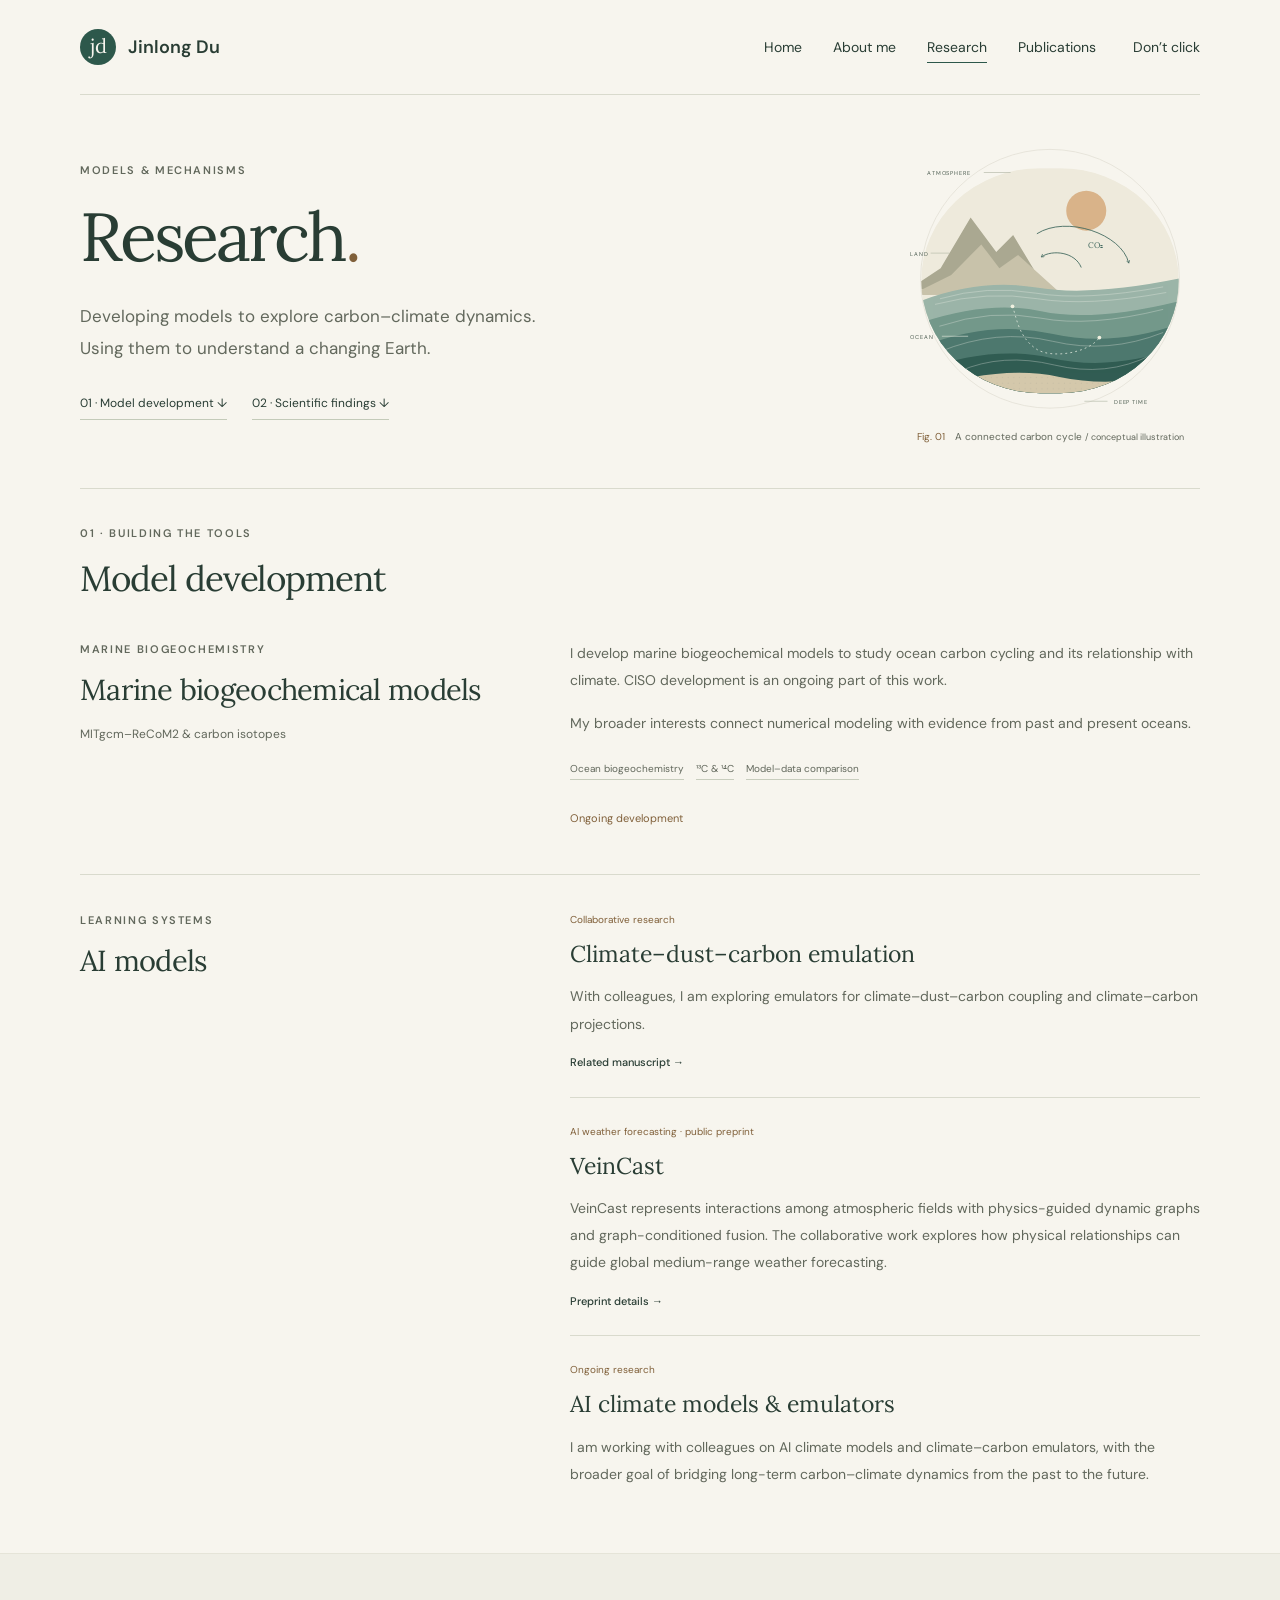
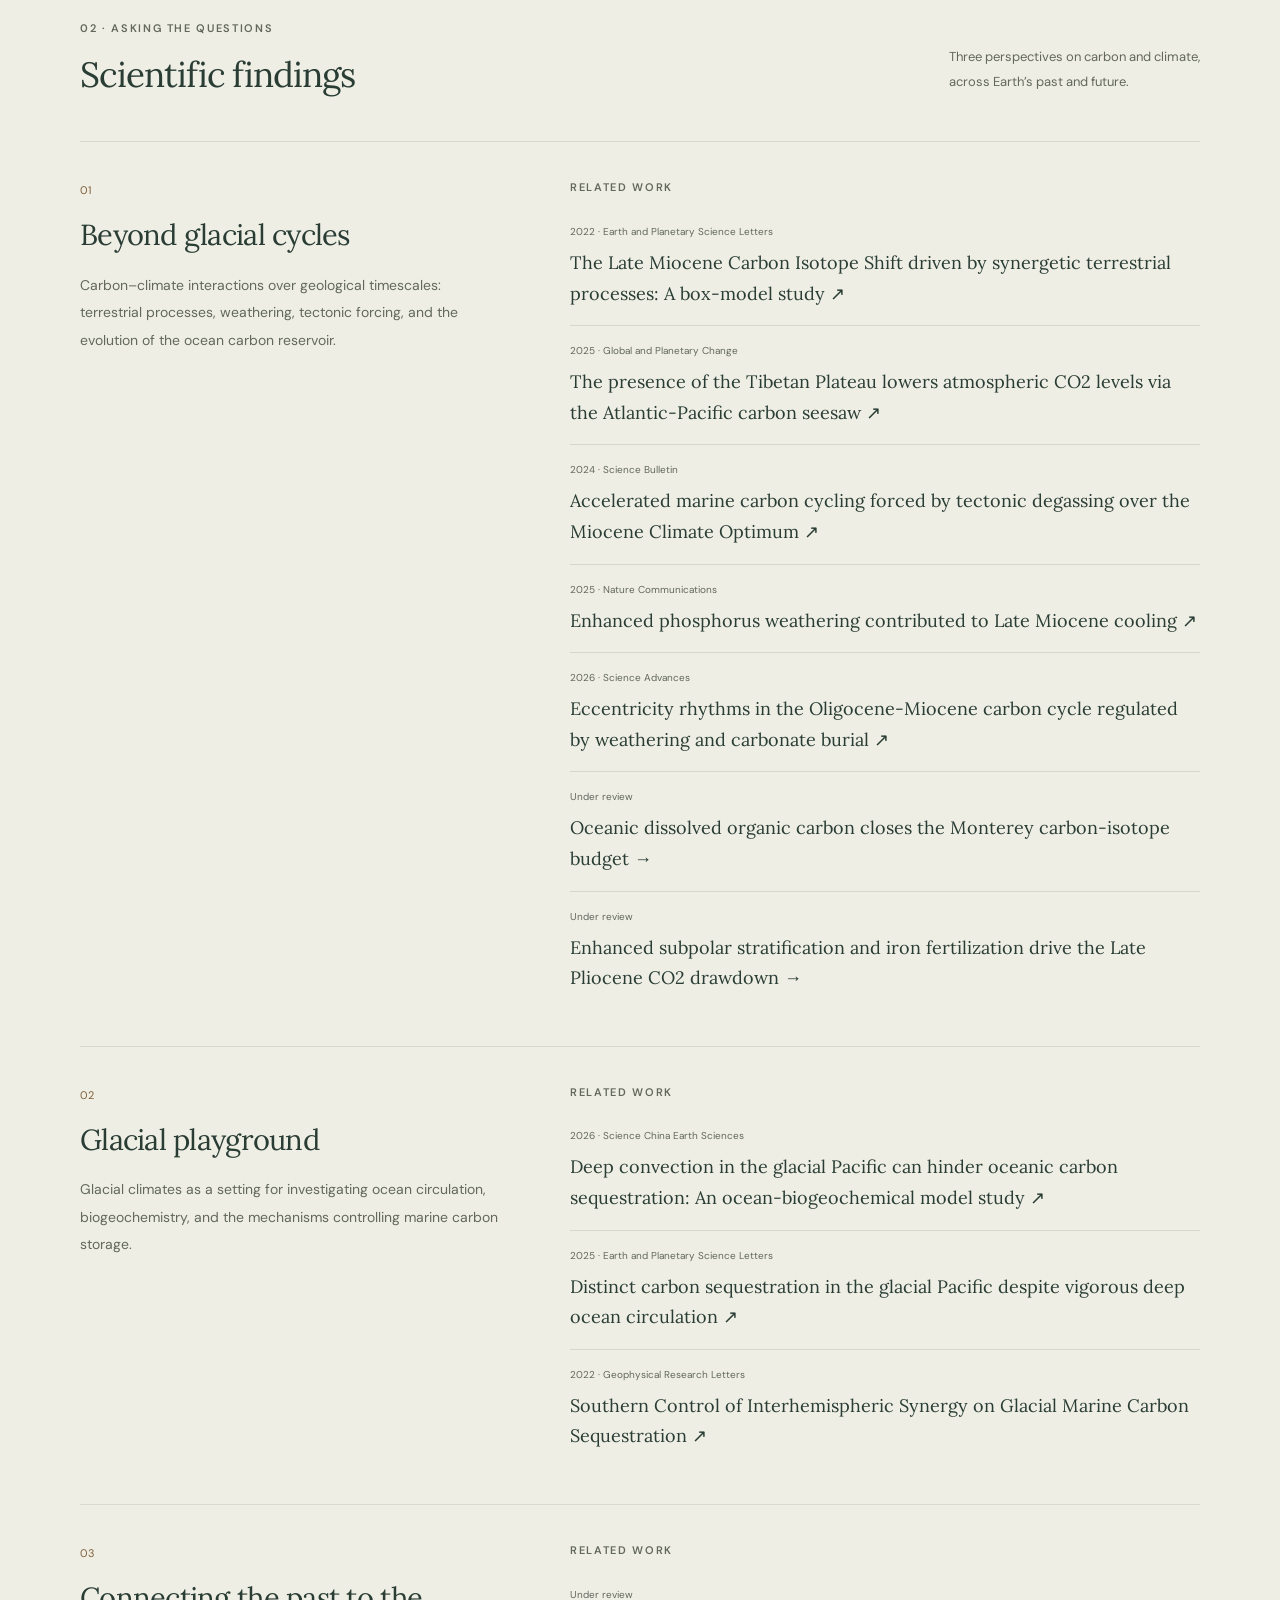
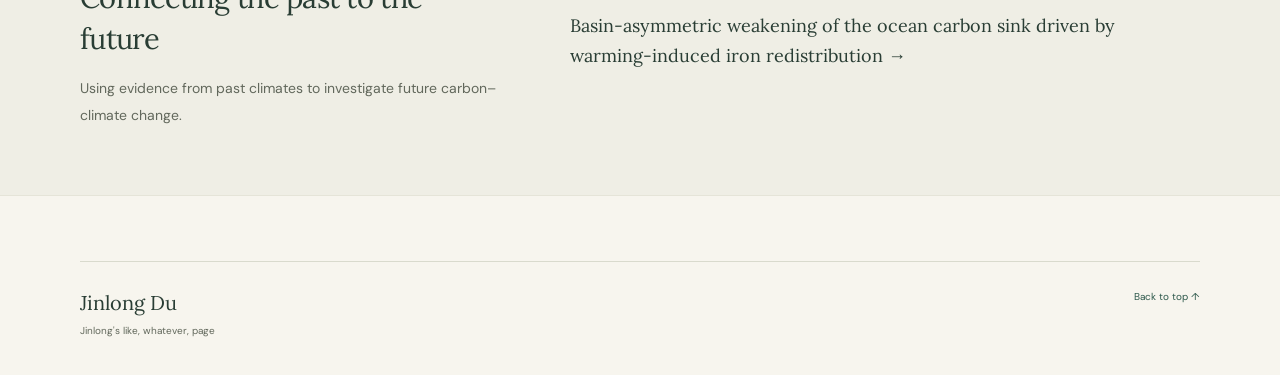
<file: research/index.html>
<!DOCTYPE html><html lang="en"><head><meta charset="UTF-8"><meta name="viewport" content="width=device-width, initial-scale=1"><meta name="description" content="Marine biogeochemical and AI model development, and scientific investigations across glacial cycles, deep time, and future carbon–climate change."><meta name="theme-color" content="#f7f5ee"><meta name="robots" content="index, follow"><meta property="og:title" content="Research · Jinlong Du"><meta property="og:description" content="Marine biogeochemical and AI model development, and scientific investigations across glacial cycles, deep time, and future carbon–climate change."><meta property="og:type" content="website"><link rel="canonical" href="https://jinlongdu-carbon.github.io/research/"><link rel="icon" href="/favicon.svg" type="image/svg+xml"><title>Research · Jinlong Du</title><link rel="stylesheet" href="/_astro/Layout.D_EdcaJS.css"></head><body><a class="skip-link" href="#main">Skip to content</a><header class="site-header wrap"><a class="wordmark" href="/"><span class="monogram" aria-hidden="true">jd</span><span>Jinlong Du</span></a><nav aria-label="Main navigation"><a href="/">Home</a><a href="/about/">About me</a><a href="/research/" aria-current="page">Research</a><a href="/publications/">Publications</a><a href="/contact/">Don’t click</a></nav></header><main id="main"><section class="research-hero wrap"><div><p class="eyebrow">Models & mechanisms</p><h1>Research<span class="title-dot">.</span></h1><p>Developing models to explore carbon–climate dynamics.<br class="desktop-break"> Using them to understand a changing Earth.</p><nav class="page-jumps" aria-label="Research sections"><a href="#model-development">01 · Model development ↓</a><a href="#scientific-findings">02 · Scientific findings ↓</a></nav></div><figure class="carbon-landscape"><svg viewBox="0 0 480 470" role="img" aria-labelledby="landscape-title landscape-desc"><title id="landscape-title">Connections across the carbon cycle</title><desc id="landscape-desc">An original conceptual illustration of atmosphere, land, and layered ocean waters connected by the carbon cycle. It is a schematic, not model output.</desc><defs><clipPath id="landscape-clip"><rect x="34" y="45" width="412" height="360" rx="190"></rect></clipPath><pattern id="sediment" width="9" height="9" patternUnits="userSpaceOnUse"><circle cx="2" cy="2" r="0.75" fill="#bcb4a0"></circle></pattern><marker id="arrow-teal" viewBox="0 0 8 8" refX="6" refY="4" markerWidth="5" markerHeight="5" orient="auto"><path d="M1 1 L6 4 L1 7" fill="none" stroke="#41685e" stroke-width="1.2"></path></marker></defs><circle cx="240" cy="222" r="207" fill="none" stroke="#dedbcf" stroke-width="1"></circle><g clip-path="url(#landscape-clip)"><rect x="34" y="45" width="412" height="360" fill="#eeeadc"></rect><circle cx="298" cy="113" r="32" fill="#d2a16e" opacity="0.75"></circle><path d="M14 239 L65 205 L113 124 L154 179 L181 152 L234 240 Z" fill="#aaa891"></path><path d="M17 248 L82 216 L130 167 L159 205 L189 184 L259 247 Z" fill="#c8c2aa"></path><path d="M34 257 Q131 221 218 236 T450 221 L450 408 L34 408Z" fill="#9bb5a8"></path><path d="M34 292 Q143 256 226 274 T450 257 L450 410 L34 410Z" fill="#74988b"></path><path d="M34 331 Q144 288 243 310 T450 293 L450 410 L34 410Z" fill="#4e796e"></path><path d="M34 369 Q146 327 243 349 T450 330 L450 410 L34 410Z" fill="#315c53"></path><path d="M34 401 Q160 359 255 379 T450 367 L450 430 L34 430Z" fill="#d4c8ab"></path><path d="M34 401 Q160 359 255 379 T450 367 L450 430 L34 430Z" fill="url(#sediment)"></path><g fill="none" stroke="#f7f5ee" stroke-width="0.8" opacity="0.6"><path d="M64 254 Q139 232 217 245 T421 235"></path><path d="M56 263 Q140 241 220 254 T426 244"></path><path d="M63 298 Q146 270 225 285 T421 271"></path><path d="M63 339 Q155 301 244 322 T421 308"></path><path d="M95 370 Q164 340 247 360 T402 344"></path></g><path d="M219 150 C266 120 355 150 366 197" fill="none" stroke="#41685e" stroke-width="1.4" marker-end="url(#arrow-teal)"></path><path d="M290 204 C280 179 244 175 226 187" fill="none" stroke="#41685e" stroke-width="1.4" marker-end="url(#arrow-teal)"></path><path d="M180 266 C187 286 190 316 219 335 C243 350 302 341 319 316" fill="none" stroke="#e8eee3" stroke-width="1.2" stroke-dasharray="3 5"></path><circle cx="180" cy="266" r="3" fill="#eff0df"></circle><circle cx="319" cy="316" r="3" fill="#eff0df"></circle></g><g class="landscape-labels" fill="#4e5e52"><text x="43" y="56">ATMOSPHERE</text><path d="M134 52 H177" stroke="#b0b6a6"></path><text x="16" y="185">LAND</text><path d="M49 181 H79" stroke="#b0b6a6"></path><text x="16" y="318">OCEAN</text><path d="M67 314 H109" stroke="#dfe5d9"></path><text x="342" y="422">DEEP TIME</text><path d="M295 418 H332" stroke="#b0b6a6"></path></g><text x="300" y="173" fill="#41685e" class="co2-label">CO₂</text></svg><figcaption><span class="figure-index">Fig. 01</span> A connected carbon cycle <span class="figure-note">/ conceptual illustration</span></figcaption></figure></section><section class="model-section wrap" id="model-development" aria-labelledby="model-title"><div class="section-heading"><div><p class="eyebrow">01 · Building the tools</p><h2 id="model-title">Model development</h2></div></div><article class="model-feature"><div><p class="eyebrow">Marine biogeochemistry</p><h3>Marine biogeochemical models</h3><p class="model-name">MITgcm–ReCoM2 &amp; carbon isotopes</p></div><div class="model-description"><p>I develop marine biogeochemical models to study ocean carbon cycling and its relationship with climate. CISO development is an ongoing part of this work.</p><p>My broader interests connect numerical modeling with evidence from past and present oceans.</p><ul class="theme-tags"><li>Ocean biogeochemistry</li><li>¹³C &amp; ¹⁴C</li><li>Model–data comparison</li></ul><span class="ongoing-label">Ongoing development</span></div></article><div class="ai-section"><div class="ai-heading"><p class="eyebrow">Learning systems</p><h3>AI models</h3></div><div class="ai-model-list"><article class="ai-model"><p class="model-label">Collaborative research</p><h4>Climate–dust–carbon emulation</h4><p>With colleagues, I am exploring emulators for climate–dust–carbon coupling and climate–carbon projections.</p><a class="text-link" href="/publications/#under-review">Related manuscript →</a></article><article class="ai-model"><p class="model-label">AI weather forecasting · public preprint</p><h4>VeinCast</h4><p>VeinCast represents interactions among atmospheric fields with physics-guided dynamic graphs and graph-conditioned fusion. The collaborative work explores how physical relationships can guide global medium-range weather forecasting.</p><a class="text-link" href="/publications/#preprints">Preprint details →</a></article><article class="ai-model"><p class="model-label">Ongoing research</p><h4>AI climate models &amp; emulators</h4><p>I am working with colleagues on AI climate models and climate–carbon emulators, with the broader goal of bridging long-term carbon–climate dynamics from the past to the future.</p></article></div></div></section><section class="science-section" id="scientific-findings" aria-labelledby="science-title"><div class="wrap"><div class="section-heading"><div><p class="eyebrow">02 · Asking the questions</p><h2 id="science-title">Scientific findings</h2></div><p class="section-deck">Three perspectives on carbon and climate,<br>across Earth’s past and future.</p></div><article class="science-theme" id="beyond-glacial-cycles"><div class="science-theme-heading"><span class="science-number">01</span><h3>Beyond glacial cycles</h3><p>Carbon–climate interactions over geological timescales: terrestrial processes, weathering, tectonic forcing, and the evolution of the ocean carbon reservoir.</p></div><div class="science-evidence"><p class="eyebrow">Related work</p><a class="science-paper" href="https://doi.org/10.1016/j.epsl.2022.117457" target="_blank" rel="noopener noreferrer"><span>2022 · Earth and Planetary Science Letters</span><strong>The Late Miocene Carbon Isotope Shift driven by synergetic terrestrial processes: A box-model study <span aria-hidden="true">↗</span></strong></a><a class="science-paper" href="https://doi.org/10.1016/j.gloplacha.2024.104681" target="_blank" rel="noopener noreferrer"><span>2025 · Global and Planetary Change</span><strong>The presence of the Tibetan Plateau lowers atmospheric CO2 levels via the Atlantic-Pacific carbon seesaw <span aria-hidden="true">↗</span></strong></a><a class="science-paper" href="https://doi.org/10.1016/j.scib.2023.12.052" target="_blank" rel="noopener noreferrer"><span>2024 · Science Bulletin</span><strong>Accelerated marine carbon cycling forced by tectonic degassing over the Miocene Climate Optimum <span aria-hidden="true">↗</span></strong></a><a class="science-paper" href="https://doi.org/10.1038/s41467-025-56477-7" target="_blank" rel="noopener noreferrer"><span>2025 · Nature Communications</span><strong>Enhanced phosphorus weathering contributed to Late Miocene cooling <span aria-hidden="true">↗</span></strong></a><a class="science-paper" href="https://doi.org/10.1126/sciadv.adx6682" target="_blank" rel="noopener noreferrer"><span>2026 · Science Advances</span><strong>Eccentricity rhythms in the Oligocene-Miocene carbon cycle regulated by weathering and carbonate burial <span aria-hidden="true">↗</span></strong></a><a class="science-paper" href="/publications/#monterey-carbon"><span>Under review</span><strong>Oceanic dissolved organic carbon closes the Monterey carbon-isotope budget →</strong></a><a class="science-paper" href="/publications/#pliocene-carbon"><span>Under review</span><strong>Enhanced subpolar stratification and iron fertilization drive the Late Pliocene CO2 drawdown →</strong></a></div></article><article class="science-theme" id="glacial-playground"><div class="science-theme-heading"><span class="science-number">02</span><h3>Glacial playground</h3><p>Glacial climates as a setting for investigating ocean circulation, biogeochemistry, and the mechanisms controlling marine carbon storage.</p></div><div class="science-evidence"><p class="eyebrow">Related work</p><a class="science-paper" href="https://doi.org/10.1007/s11430-025-1815-6" target="_blank" rel="noopener noreferrer"><span>2026 · Science China Earth Sciences</span><strong>Deep convection in the glacial Pacific can hinder oceanic carbon sequestration: An ocean-biogeochemical model study <span aria-hidden="true">↗</span></strong></a><a class="science-paper" href="https://doi.org/10.1016/j.epsl.2025.119344" target="_blank" rel="noopener noreferrer"><span>2025 · Earth and Planetary Science Letters</span><strong>Distinct carbon sequestration in the glacial Pacific despite vigorous deep ocean circulation <span aria-hidden="true">↗</span></strong></a><a class="science-paper" href="https://doi.org/10.1029/2022GL099048" target="_blank" rel="noopener noreferrer"><span>2022 · Geophysical Research Letters</span><strong>Southern Control of Interhemispheric Synergy on Glacial Marine Carbon Sequestration <span aria-hidden="true">↗</span></strong></a></div></article><article class="science-theme" id="past-to-future"><div class="science-theme-heading"><span class="science-number">03</span><h3>Connecting the past to the future</h3><p>Using evidence from past climates to investigate future carbon–climate change.</p></div><div class="science-evidence"><p class="eyebrow">Related work</p><a class="science-paper" href="/publications/#iron-ai"><span>Under review</span><strong>Basin-asymmetric weakening of the ocean carbon sink driven by warming-induced iron redistribution →</strong></a></div></article></div></section></main><footer class="site-footer wrap"><div><a class="footer-name" href="/">Jinlong Du</a><p>Jinlong's like, whatever, page</p></div><div class="footer-meta"><a href="#main">Back to top ↑</a></div></footer></body></html>
</file>
<file: _astro/Layout.D_EdcaJS.css>
@font-face{font-family:Lora Variable;font-style:normal;font-display:swap;font-weight:400 700;src:url(/_astro/lora-cyrillic-ext-wght-normal.YcVxMP-u.woff2)format("woff2-variations");unicode-range:U+460-52F,U+1C80-1C8A,U+20B4,U+2DE0-2DFF,U+A640-A69F,U+FE2E-FE2F}@font-face{font-family:Lora Variable;font-style:normal;font-display:swap;font-weight:400 700;src:url(/_astro/lora-cyrillic-wght-normal.UWPuZLjM.woff2)format("woff2-variations");unicode-range:U+301,U+400-45F,U+490-491,U+4B0-4B1,U+2116}@font-face{font-family:Lora Variable;font-style:normal;font-display:swap;font-weight:400 700;src:url(/_astro/lora-math-wght-normal.sOy7rEfW.woff2)format("woff2-variations");unicode-range:U+302-303,U+305,U+307-308,U+310,U+312,U+315,U+31A,U+326-327,U+32C,U+32F-330,U+332-333,U+338,U+33A,U+346,U+34D,U+391-3A1,U+3A3-3A9,U+3B1-3C9,U+3D1,U+3D5-3D6,U+3F0-3F1,U+3F4-3F5,U+2016-2017,U+2034-2038,U+203C,U+2040,U+2043,U+2047,U+2050,U+2057,U+205F,U+2070-2071,U+2074-208E,U+2090-209C,U+20D0-20DC,U+20E1,U+20E5-20EF,U+2100-2112,U+2114-2115,U+2117-2121,U+2123-214F,U+2190,U+2192,U+2194-21AE,U+21B0-21E5,U+21F1-21F2,U+21F4-2211,U+2213-2214,U+2216-22FF,U+2308-230B,U+2310,U+2319,U+231C-2321,U+2336-237A,U+237C,U+2395,U+239B-23B7,U+23D0,U+23DC-23E1,U+2474-2475,U+25AF,U+25B3,U+25B7,U+25BD,U+25C1,U+25CA,U+25CC,U+25FB,U+266D-266F,U+27C0-27FF,U+2900-2AFF,U+2B0E-2B11,U+2B30-2B4C,U+2BFE,U+3030,U+FF5B,U+FF5D,U+1D400-1D7FF,U+1EE??}@font-face{font-family:Lora Variable;font-style:normal;font-display:swap;font-weight:400 700;src:url(/_astro/lora-symbols-wght-normal.DQ5VrUkH.woff2)format("woff2-variations");unicode-range:U+1-C,U+E-1F,U+7F-9F,U+20DD-20E0,U+20E2-20E4,U+2150-218F,U+2190,U+2192,U+2194-2199,U+21AF,U+21E6-21F0,U+21F3,U+2218-2219,U+2299,U+22C4-22C6,U+2300-243F,U+2440-244A,U+2460-24FF,U+25A0-27BF,U+28??,U+2921-2922,U+2981,U+29BF,U+29EB,U+2B??,U+4DC0-4DFF,U+FFF9-FFFB,U+10140-1018E,U+10190-1019C,U+101A0,U+101D0-101FD,U+102E0-102FB,U+10E60-10E7E,U+1D2C0-1D2D3,U+1D2E0-1D37F,U+1F0??,U+1F100-1F1AD,U+1F1E6-1F1FF,U+1F30D-1F30F,U+1F315,U+1F31C,U+1F31E,U+1F320-1F32C,U+1F336,U+1F378,U+1F37D,U+1F382,U+1F393-1F39F,U+1F3A7-1F3A8,U+1F3AC-1F3AF,U+1F3C2,U+1F3C4-1F3C6,U+1F3CA-1F3CE,U+1F3D4-1F3E0,U+1F3ED,U+1F3F1-1F3F3,U+1F3F5-1F3F7,U+1F408,U+1F415,U+1F41F,U+1F426,U+1F43F,U+1F441-1F442,U+1F444,U+1F446-1F449,U+1F44C-1F44E,U+1F453,U+1F46A,U+1F47D,U+1F4A3,U+1F4B0,U+1F4B3,U+1F4B9,U+1F4BB,U+1F4BF,U+1F4C8-1F4CB,U+1F4D6,U+1F4DA,U+1F4DF,U+1F4E3-1F4E6,U+1F4EA-1F4ED,U+1F4F7,U+1F4F9-1F4FB,U+1F4FD-1F4FE,U+1F503,U+1F507-1F50B,U+1F50D,U+1F512-1F513,U+1F53E-1F54A,U+1F54F-1F5FA,U+1F610,U+1F650-1F67F,U+1F687,U+1F68D,U+1F691,U+1F694,U+1F698,U+1F6AD,U+1F6B2,U+1F6B9-1F6BA,U+1F6BC,U+1F6C6-1F6CF,U+1F6D3-1F6D7,U+1F6E0-1F6EA,U+1F6F0-1F6F3,U+1F6F7-1F6FC,U+1F7??,U+1F800-1F80B,U+1F810-1F847,U+1F850-1F859,U+1F860-1F887,U+1F890-1F8AD,U+1F8B0-1F8BB,U+1F8C0-1F8C1,U+1F900-1F90B,U+1F93B,U+1F946,U+1F984,U+1F996,U+1F9E9,U+1FA00-1FA6F,U+1FA70-1FA7C,U+1FA80-1FA89,U+1FA8F-1FAC6,U+1FACE-1FADC,U+1FADF-1FAE9,U+1FAF0-1FAF8,U+1FB??}@font-face{font-family:Lora Variable;font-style:normal;font-display:swap;font-weight:400 700;src:url(/_astro/lora-vietnamese-wght-normal.CfJ7gtf3.woff2)format("woff2-variations");unicode-range:U+102-103,U+110-111,U+128-129,U+168-169,U+1A0-1A1,U+1AF-1B0,U+300-301,U+303-304,U+308-309,U+323,U+329,U+1EA0-1EF9,U+20AB}@font-face{font-family:Lora Variable;font-style:normal;font-display:swap;font-weight:400 700;src:url(/_astro/lora-latin-ext-wght-normal.C2Wlntb9.woff2)format("woff2-variations");unicode-range:U+100-2BA,U+2BD-2C5,U+2C7-2CC,U+2CE-2D7,U+2DD-2FF,U+304,U+308,U+329,U+1D00-1DBF,U+1E00-1E9F,U+1EF2-1EFF,U+2020,U+20A0-20AB,U+20AD-20C0,U+2113,U+2C60-2C7F,U+A720-A7FF}@font-face{font-family:Lora Variable;font-style:normal;font-display:swap;font-weight:400 700;src:url(/_astro/lora-latin-wght-normal.BiLcIKcI.woff2)format("woff2-variations");unicode-range:U+??,U+131,U+152-153,U+2BB-2BC,U+2C6,U+2DA,U+2DC,U+304,U+308,U+329,U+2000-206F,U+20AC,U+2122,U+2191,U+2193,U+2212,U+2215,U+FEFF,U+FFFD}@font-face{font-family:Lora Variable;font-style:italic;font-display:swap;font-weight:400 700;src:url(/_astro/lora-cyrillic-ext-wght-italic.Cgu7qCFu.woff2)format("woff2-variations");unicode-range:U+460-52F,U+1C80-1C8A,U+20B4,U+2DE0-2DFF,U+A640-A69F,U+FE2E-FE2F}@font-face{font-family:Lora Variable;font-style:italic;font-display:swap;font-weight:400 700;src:url(/_astro/lora-cyrillic-wght-italic.BWw7-oF9.woff2)format("woff2-variations");unicode-range:U+301,U+400-45F,U+490-491,U+4B0-4B1,U+2116}@font-face{font-family:Lora Variable;font-style:italic;font-display:swap;font-weight:400 700;src:url(/_astro/lora-math-wght-italic.CnuSFIyO.woff2)format("woff2-variations");unicode-range:U+302-303,U+305,U+307-308,U+310,U+312,U+315,U+31A,U+326-327,U+32C,U+32F-330,U+332-333,U+338,U+33A,U+346,U+34D,U+391-3A1,U+3A3-3A9,U+3B1-3C9,U+3D1,U+3D5-3D6,U+3F0-3F1,U+3F4-3F5,U+2016-2017,U+2034-2038,U+203C,U+2040,U+2043,U+2047,U+2050,U+2057,U+205F,U+2070-2071,U+2074-208E,U+2090-209C,U+20D0-20DC,U+20E1,U+20E5-20EF,U+2100-2112,U+2114-2115,U+2117-2121,U+2123-214F,U+2190,U+2192,U+2194-21AE,U+21B0-21E5,U+21F1-21F2,U+21F4-2211,U+2213-2214,U+2216-22FF,U+2308-230B,U+2310,U+2319,U+231C-2321,U+2336-237A,U+237C,U+2395,U+239B-23B7,U+23D0,U+23DC-23E1,U+2474-2475,U+25AF,U+25B3,U+25B7,U+25BD,U+25C1,U+25CA,U+25CC,U+25FB,U+266D-266F,U+27C0-27FF,U+2900-2AFF,U+2B0E-2B11,U+2B30-2B4C,U+2BFE,U+3030,U+FF5B,U+FF5D,U+1D400-1D7FF,U+1EE??}@font-face{font-family:Lora Variable;font-style:italic;font-display:swap;font-weight:400 700;src:url(/_astro/lora-symbols-wght-italic.BMZuTBzt.woff2)format("woff2-variations");unicode-range:U+1-C,U+E-1F,U+7F-9F,U+20DD-20E0,U+20E2-20E4,U+2150-218F,U+2190,U+2192,U+2194-2199,U+21AF,U+21E6-21F0,U+21F3,U+2218-2219,U+2299,U+22C4-22C6,U+2300-243F,U+2440-244A,U+2460-24FF,U+25A0-27BF,U+28??,U+2921-2922,U+2981,U+29BF,U+29EB,U+2B??,U+4DC0-4DFF,U+FFF9-FFFB,U+10140-1018E,U+10190-1019C,U+101A0,U+101D0-101FD,U+102E0-102FB,U+10E60-10E7E,U+1D2C0-1D2D3,U+1D2E0-1D37F,U+1F0??,U+1F100-1F1AD,U+1F1E6-1F1FF,U+1F30D-1F30F,U+1F315,U+1F31C,U+1F31E,U+1F320-1F32C,U+1F336,U+1F378,U+1F37D,U+1F382,U+1F393-1F39F,U+1F3A7-1F3A8,U+1F3AC-1F3AF,U+1F3C2,U+1F3C4-1F3C6,U+1F3CA-1F3CE,U+1F3D4-1F3E0,U+1F3ED,U+1F3F1-1F3F3,U+1F3F5-1F3F7,U+1F408,U+1F415,U+1F41F,U+1F426,U+1F43F,U+1F441-1F442,U+1F444,U+1F446-1F449,U+1F44C-1F44E,U+1F453,U+1F46A,U+1F47D,U+1F4A3,U+1F4B0,U+1F4B3,U+1F4B9,U+1F4BB,U+1F4BF,U+1F4C8-1F4CB,U+1F4D6,U+1F4DA,U+1F4DF,U+1F4E3-1F4E6,U+1F4EA-1F4ED,U+1F4F7,U+1F4F9-1F4FB,U+1F4FD-1F4FE,U+1F503,U+1F507-1F50B,U+1F50D,U+1F512-1F513,U+1F53E-1F54A,U+1F54F-1F5FA,U+1F610,U+1F650-1F67F,U+1F687,U+1F68D,U+1F691,U+1F694,U+1F698,U+1F6AD,U+1F6B2,U+1F6B9-1F6BA,U+1F6BC,U+1F6C6-1F6CF,U+1F6D3-1F6D7,U+1F6E0-1F6EA,U+1F6F0-1F6F3,U+1F6F7-1F6FC,U+1F7??,U+1F800-1F80B,U+1F810-1F847,U+1F850-1F859,U+1F860-1F887,U+1F890-1F8AD,U+1F8B0-1F8BB,U+1F8C0-1F8C1,U+1F900-1F90B,U+1F93B,U+1F946,U+1F984,U+1F996,U+1F9E9,U+1FA00-1FA6F,U+1FA70-1FA7C,U+1FA80-1FA89,U+1FA8F-1FAC6,U+1FACE-1FADC,U+1FADF-1FAE9,U+1FAF0-1FAF8,U+1FB??}@font-face{font-family:Lora Variable;font-style:italic;font-display:swap;font-weight:400 700;src:url(/_astro/lora-vietnamese-wght-italic.BGkqizij.woff2)format("woff2-variations");unicode-range:U+102-103,U+110-111,U+128-129,U+168-169,U+1A0-1A1,U+1AF-1B0,U+300-301,U+303-304,U+308-309,U+323,U+329,U+1EA0-1EF9,U+20AB}@font-face{font-family:Lora Variable;font-style:italic;font-display:swap;font-weight:400 700;src:url(/_astro/lora-latin-ext-wght-italic.BC6VAxdc.woff2)format("woff2-variations");unicode-range:U+100-2BA,U+2BD-2C5,U+2C7-2CC,U+2CE-2D7,U+2DD-2FF,U+304,U+308,U+329,U+1D00-1DBF,U+1E00-1E9F,U+1EF2-1EFF,U+2020,U+20A0-20AB,U+20AD-20C0,U+2113,U+2C60-2C7F,U+A720-A7FF}@font-face{font-family:Lora Variable;font-style:italic;font-display:swap;font-weight:400 700;src:url(/_astro/lora-latin-wght-italic.DBI-iqMr.woff2)format("woff2-variations");unicode-range:U+??,U+131,U+152-153,U+2BB-2BC,U+2C6,U+2DA,U+2DC,U+304,U+308,U+329,U+2000-206F,U+20AC,U+2122,U+2191,U+2193,U+2212,U+2215,U+FEFF,U+FFFD}@font-face{font-family:DM Sans Variable;font-style:normal;font-display:swap;font-weight:100 1000;src:url(/_astro/dm-sans-latin-ext-wght-normal.BOFOeGcA.woff2)format("woff2-variations");unicode-range:U+100-2BA,U+2BD-2C5,U+2C7-2CC,U+2CE-2D7,U+2DD-2FF,U+304,U+308,U+329,U+1D00-1DBF,U+1E00-1E9F,U+1EF2-1EFF,U+2020,U+20A0-20AB,U+20AD-20C0,U+2113,U+2C60-2C7F,U+A720-A7FF}@font-face{font-family:DM Sans Variable;font-style:normal;font-display:swap;font-weight:100 1000;src:url(/_astro/dm-sans-latin-wght-normal.Xz1IZZA0.woff2)format("woff2-variations");unicode-range:U+??,U+131,U+152-153,U+2BB-2BC,U+2C6,U+2DA,U+2DC,U+304,U+308,U+329,U+2000-206F,U+20AC,U+2122,U+2191,U+2193,U+2212,U+2215,U+FEFF,U+FFFD}:root{--paper:#f7f5ee;--ink:#293d34;--muted:#62685c;--green:#2d584b;--line:#d9dacd;--wash:#efeee5;--ochre:#80603a;--serif:"Lora Variable", Georgia, serif;--sans:"DM Sans Variable", Arial, sans-serif;color-scheme:light;font-family:var(--sans);color:var(--ink);background:var(--paper);font-synthesis:none;font-size:16px}*,:before,:after{box-sizing:border-box}html{scroll-behavior:smooth;scroll-padding-top:32px}body{-webkit-font-smoothing:antialiased;margin:0}a{color:inherit;text-decoration:none}button,input,select{font:inherit}button,a,input,select,summary{-webkit-tap-highlight-color:transparent}button,summary{cursor:pointer}button{color:inherit}a,button,summary{touch-action:manipulation}a:focus-visible,button:focus-visible,input:focus-visible,select:focus-visible,summary:focus-visible{outline:2px solid var(--green);outline-offset:5px}::selection{color:#183b2e;background:#d7e1ce}h1,h2,h3,p,figure{margin:0}h1,h2,h3{font-family:var(--serif);font-weight:400}svg{max-width:100%;display:block}[hidden]{display:none!important}.wrap{width:min(1120px,100% - 112px);margin-inline:auto}.skip-link{background:var(--green);color:var(--paper);z-index:10;padding:14px;position:absolute;top:-80px;left:20px}.skip-link:focus{top:12px}.site-header{border-bottom:1px solid var(--line);justify-content:space-between;align-items:center;gap:28px;padding-block:29px;display:flex}.wordmark{white-space:nowrap;align-items:center;gap:12px;font-size:18px;font-weight:600;display:inline-flex}.monogram{background:var(--green);color:var(--paper);font-family:var(--serif);border-radius:50%;place-items:center;width:36px;height:36px;padding-bottom:3px;font-size:20px;font-weight:400;display:grid}.site-header nav{align-items:center;gap:31px;font-size:14px;display:flex}.site-header nav a{padding:7px 0;position:relative}.site-header nav a:after{content:"";background:var(--green);transform-origin:0;width:100%;height:1px;transition:transform .18s;position:absolute;bottom:0;left:0;transform:scaleX(0)}.site-header nav a:hover:after,.site-header nav a[aria-current]:after{transform:scaleX(1)}.site-header nav a:last-child{margin-left:6px}.site-header nav a span{margin-left:5px}.hero{grid-template-columns:1.28fr 1fr;align-items:center;gap:18px;padding-top:69px;padding-bottom:53px;display:grid}.eyebrow{text-transform:uppercase;letter-spacing:.15em;color:var(--muted);font-size:11px;font-weight:600;line-height:1.7}.hero .eyebrow{align-items:center;gap:13px;margin-bottom:25px;display:flex}.small-rule{background:var(--ochre);flex:none;width:27px;height:1px;display:inline-block}.hero h1{letter-spacing:-.045em;margin-bottom:26px;font-size:clamp(48px,5.7vw,76px);line-height:1.13}.hero h1 em{color:var(--green);font-style:italic;font-weight:400}.hero-intro{max-width:495px;color:var(--muted);font-size:17px;line-height:1.85}.hero-intro strong{color:var(--ink);font-weight:600}.hero-affiliation{color:var(--ink);align-items:stretch;gap:13px;margin-top:24px;font-size:12px;line-height:1.8;display:flex}.hero-affiliation div span{color:var(--muted)}.affiliation-line{background:#bda883;width:2px;margin-block:3px;display:block}.hero-actions{flex-wrap:wrap;align-items:center;gap:25px;margin-top:30px;display:flex}.button{background:var(--green);border:1px solid var(--green);color:var(--paper);border-radius:3px;justify-content:center;align-items:center;gap:25px;padding:15px 19px;font-size:13px;line-height:1.3;transition:background .16s,transform .16s;display:inline-flex}.button:hover{background:#214638;transform:translateY(-2px)}.text-link{align-items:center;gap:14px;font-size:13px;font-weight:500;line-height:1.7;display:inline-flex}.text-link span{transition:transform .16s}.text-link:hover span{transform:translate(4px)}.carbon-landscape{align-self:center;margin-top:5px}.carbon-landscape svg{width:100%;height:auto}.landscape-labels{font:9px var(--sans);letter-spacing:1.4px}.co2-label{font:13px var(--serif)}.carbon-landscape figcaption{text-align:center;color:var(--muted);margin-top:-6px;font-size:10px;line-height:1.8}.figure-index{color:var(--ochre);margin-right:7px}.figure-note{color:var(--muted);font-size:9px}.profile-strip{border-block:1px solid var(--line);align-items:center;gap:30px;padding-block:21px;font-size:12px;display:flex}.profile-strip>span:first-child{color:var(--muted);font-size:11px}.profile-strip>div{flex-wrap:wrap;gap:28px;display:flex}.profile-strip a>span[aria-hidden]{color:var(--ochre);margin-left:6px;font-size:12px}.profile-strip a:hover{text-underline-offset:4px;text-decoration:underline}.strip-location{color:var(--muted);align-items:center;gap:9px;margin-left:auto;font-size:11px;display:flex}.location-dot{background:var(--green);border-radius:50%;width:6px;height:6px;display:inline-block}.section-space{padding-block:88px}.about-section{grid-template-columns:1fr 1.4fr;gap:80px;display:grid}.section-aside .eyebrow{margin-bottom:18px}h2{letter-spacing:-.03em;font-size:35px;line-height:1.3}.about-copy{color:var(--muted);padding-top:4px;font-size:15px;line-height:1.95}.about-copy p+p{margin-top:17px}.about-copy strong{color:var(--ink);font-weight:500}.about-footnote{color:var(--ochre);gap:30px;margin-top:24px;font-size:11px;display:flex}.about-footnote span+span:before{content:"·";margin-right:30px}.research-section{background:var(--wash);border-block:1px solid #e5e4d8}.section-heading{justify-content:space-between;align-items:flex-end;gap:30px;margin-bottom:44px;display:flex}.section-heading .eyebrow{margin-bottom:14px}.section-deck{color:var(--muted);margin-bottom:3px;font-size:13px;line-height:1.9}.research-grid{grid-template-columns:repeat(3,1fr);display:grid}.research-item{flex-direction:column;padding:0 29px;display:flex}.research-item:first-child{padding-left:0}.research-item:last-child{padding-right:0}.research-item+.research-item{border-left:1px solid #d2d5c6}.research-top{height:49px;color:var(--ochre);justify-content:space-between;align-items:center;margin-bottom:25px;font-size:12px;display:flex}.theme-mark{width:42px;height:30px;display:block;position:relative}.mark-ocean:before,.mark-ocean:after{content:"";border-top:1px solid var(--green);border-radius:50%;width:40px;height:13px;position:absolute}.mark-ocean:before{top:4px}.mark-ocean:after{top:13px}.mark-deep-time{clip-path:polygon(8% 20%,85% 0,100% 85%,0 100%);background:repeating-linear-gradient(170deg,#0000 0 7px,#9b8965 7px 8px,#0000 8px 10px)}.mark-ai{border:1px solid #7d9584;border-radius:50%;width:28px;height:28px;margin-right:7px}.mark-ai:before,.mark-ai:after{content:"";border:1px solid #7d9584;border-radius:50%;width:28px;height:28px;position:absolute;top:0}.mark-ai:before{left:-9px}.mark-ai:after{left:9px}.research-subtitle{color:var(--muted);margin-bottom:10px;font-size:10px;line-height:1.7}.research-item h3{letter-spacing:-.025em;margin-bottom:16px;font-size:24px;line-height:1.4}.research-description{color:var(--muted);flex:1;font-size:13px;line-height:1.95}.theme-tags{color:var(--muted);flex-wrap:wrap;gap:7px 12px;margin:24px 0;padding:0;font-size:10px;line-height:1.6;list-style:none;display:flex}.theme-tags li{border-bottom:1px solid #c8cdbd;padding-bottom:2px}.research-item .text-link{margin-top:auto;font-size:12px}.selected-section .section-heading{margin-bottom:30px}.paper{border-top:1px solid var(--line);grid-template-columns:100px 1fr;gap:30px;padding:31px 0;display:grid}.paper:last-child{border-bottom:1px solid var(--line)}.paper-year{color:var(--ochre);padding-top:4px;font-size:14px}.paper-kind{color:var(--muted);margin-top:9px;font-size:9px;display:block}.paper-journal{color:var(--green);margin-bottom:9px;font-size:10px;font-weight:500;line-height:1.6}.paper :is(h3,h4){letter-spacing:-.015em;max-width:840px;font-size:23px;line-height:1.5}.paper :is(h3,h4) a:hover{color:#50775e}.paper-arrow{font-family:var(--sans);color:var(--ochre);white-space:nowrap;font-size:17px}.paper-authors{color:var(--muted);margin-top:11px;font-size:12px;line-height:1.8}.self-author{color:var(--ink);font-weight:600}.paper-summary{color:var(--muted);max-width:730px;margin-top:11px;font-size:13px;line-height:1.8}.paper-actions{flex-wrap:wrap;align-items:flex-start;gap:24px;margin-top:15px;font-size:11px;font-weight:500;display:flex}.paper-actions>a{line-height:1.6}.paper-actions>a:hover{text-underline-offset:4px;text-decoration:underline}.paper-actions>a span{color:var(--ochre);margin-left:4px}.citation{max-width:100%}.citation summary{line-height:1.6}.citation[open]{flex-basis:100%}.citation-body{background:var(--wash);border:1px solid var(--line);border-radius:3px;margin-top:12px;padding:18px}.citation pre{white-space:pre-wrap;overflow-wrap:anywhere;margin:0 0 13px;font-size:11px;line-height:1.7}.copy-citation{background:0 0;border:1px solid #a5b6a3;border-radius:3px;padding:8px 12px;font-size:11px}.copy-status{margin-left:12px;font-weight:400}.contact-section{background:#e7ebdf;border-radius:3px;grid-template-columns:1.7fr 1fr;gap:60px;margin-bottom:72px;padding:42px 44px;display:grid}.contact-section .eyebrow{margin-bottom:13px;font-size:10px}.contact-section h2{margin-bottom:13px;font-size:42px}.contact-section p:not(.eyebrow){color:var(--muted);font-size:13px;line-height:1.9}.contact-links{flex-direction:column;justify-content:center;gap:0;display:flex}.contact-links a{border-bottom:1px solid #c1ccb9;justify-content:space-between;padding:15px 0;font-size:13px;display:flex}.contact-links a:hover{color:#658257}.contact-links a span{color:var(--ochre)}.site-footer{border-top:1px solid var(--line);justify-content:space-between;gap:25px;padding-block:28px 38px;display:flex}.footer-name{font-family:var(--serif);font-size:20px}.site-footer p{color:var(--muted);margin-top:9px;font-size:10px}.footer-meta{text-align:right;color:var(--muted);flex-direction:column;gap:13px;font-size:10px;display:flex}.footer-meta a{color:var(--green)}.publication-hero{padding-block:42px 43px}.back-link{color:var(--muted);margin-bottom:40px;font-size:11px;display:inline-block}.publication-hero .eyebrow{margin-bottom:14px}.publication-hero h1{letter-spacing:-.045em;margin-bottom:21px;font-size:68px;line-height:1.2}.title-dot{color:var(--ochre)}.publication-hero>p:not(.eyebrow){color:var(--muted);font-size:17px;line-height:1.85}.publication-top-links{flex-wrap:wrap;gap:28px;margin-top:27px;font-size:12px;display:flex}.publication-top-links a{border-bottom:1px solid #c4cbb9;padding-bottom:4px}.publication-top-links a span{color:var(--ochre);margin-left:9px}.publication-catalog{margin-bottom:85px}.filter-toolbar{border-top:1px solid var(--line);align-items:flex-end;gap:20px;padding:25px 0;display:flex}.field-label{letter-spacing:.02em;color:var(--muted);margin-bottom:8px;font-size:10px;font-weight:500;display:block}.search-field{flex:1}.year-field{width:160px}.filter-toolbar input,.filter-toolbar select{width:100%;height:45px;color:var(--ink);background:#faf9f4;border:1px solid #c8cdbd;border-radius:3px;padding:10px 13px;font-size:13px}.filter-toolbar input::placeholder{color:#74776d}.topic-row{justify-content:space-between;align-items:center;gap:20px;padding:0 0 25px;display:flex}.topic-buttons{flex-wrap:wrap;gap:8px;display:flex}.topic-button{border:1px solid var(--line);background:0 0;border-radius:3px;padding:8px 12px;font-size:11px;transition:background .15s}.topic-button:hover{background:#e8ebdf}.topic-button.active{background:var(--green);color:var(--paper);border-color:var(--green)}#result-count{color:var(--muted);white-space:nowrap;font-size:11px}.catalog-note{color:var(--muted);max-width:680px;margin-top:25px;font-size:12px;line-height:1.9}.catalog-note a{text-underline-offset:3px;text-decoration:underline}.empty-state{text-align:center;border-block:1px solid var(--line);padding:70px 10px}.empty-state h2{font-size:28px}.empty-state p{color:var(--muted);margin-top:12px;font-size:14px}.empty-state .button{margin-top:24px}.not-found{padding-block:100px 150px}.not-found h1{margin-block:24px;font-size:60px}.not-found p{line-height:1.9}.not-found .button{margin-top:30px}@media (width>=1500px){.hero{padding-top:80px;padding-bottom:65px}}@media (width<=1050px){.wrap{width:calc(100% - 72px)}.hero{gap:0}.hero h1{font-size:60px}.hero-intro{max-width:420px;font-size:15px}.hero-actions{gap:17px}.hero-actions .text-link{font-size:12px}.carbon-landscape figcaption{font-size:9px}.figure-note{display:block}.about-section{gap:45px}.research-item{padding-inline:20px}.research-item h3{font-size:22px}.contact-section{gap:40px}}@media (width<=820px){.wrap{width:calc(100% - 48px)}.site-header nav{gap:19px;font-size:12px}.hero{grid-template-columns:1fr .84fr;padding-top:52px;padding-bottom:40px}.hero h1{font-size:49px}.hero-intro{font-size:14px}.hero .eyebrow{gap:9px;font-size:9px}.hero-actions{gap:15px}.hero-actions .button{gap:14px;padding:13px;font-size:12px}.profile-strip{gap:21px}.profile-strip>div{gap:20px}.strip-location{display:none}.section-space{padding-block:64px}.about-section{grid-template-columns:1fr 1.2fr;gap:35px}h2{font-size:29px}.about-copy{font-size:14px}.about-footnote{flex-wrap:wrap;gap:14px}.about-footnote span+span:before{margin-right:14px}.section-heading{gap:20px}.section-deck{font-size:11px}.research-grid{grid-template-columns:1fr}.research-item,.research-item:first-child,.research-item:last-child{grid-template-columns:62px 1fr;column-gap:20px;padding:27px 0;display:grid}.research-item:first-child{padding-top:0}.research-item:last-child{padding-bottom:0}.research-item+.research-item{border-left:0;border-top:1px solid var(--line)}.research-top{flex-direction:column;grid-area:1/1/6;justify-content:flex-start;align-items:flex-start;gap:24px;height:auto;padding-top:2px;display:flex}.research-item>:not(.research-top){grid-column:2}.research-item h3{margin-bottom:12px;font-size:26px}.research-description{font-size:14px}.theme-tags{margin:17px 0}.section-heading{margin-bottom:32px}.paper{grid-template-columns:65px 1fr;gap:23px}.paper :is(h3,h4){font-size:21px}.paper-kind{font-size:8px}.contact-section{grid-template-columns:1.5fr 1fr;gap:25px;padding:34px}.contact-section h2{font-size:36px}.contact-section .eyebrow{font-size:8px}.contact-section p:not(.eyebrow){font-size:12px}.desktop-break{display:none}.contact-links a{font-size:12px}.publication-hero h1{font-size:60px}.publication-hero>p:not(.eyebrow){font-size:15px}.publication-catalog{margin-bottom:65px}}@media (width<=620px){.site-header{flex-wrap:wrap;gap:17px;padding-block:22px 17px}.wordmark{font-size:18px}.monogram{width:32px;height:32px;font-size:18px}.site-header nav{justify-content:space-between;gap:12px;width:100%;font-size:12px}.site-header nav a:last-child{margin-left:0}.hero{grid-template-columns:1fr;gap:22px;padding-top:40px;padding-bottom:29px}.hero .eyebrow{margin-bottom:20px;font-size:9px}.hero h1{margin-bottom:22px;font-size:clamp(42px,10.5vw,62px);line-height:1.15}.hero-intro{max-width:none;font-size:15px;line-height:1.9}.hero-affiliation{margin-top:20px;font-size:11px}.hero-actions{gap:21px;margin-top:23px}.hero-actions .button{padding:14px;font-size:12px}.hero-actions .text-link{font-size:12px}.carbon-landscape{width:min(360px,100%);margin:0 auto}.carbon-landscape figcaption{margin-top:-13px;font-size:10px}.figure-note{font-size:9px;display:inline}.profile-strip{padding-block:18px;display:block}.profile-strip>span:first-child{margin-bottom:12px;font-size:10px;display:block}.profile-strip>div{gap:20px;font-size:11px}.section-space{padding-block:53px}.about-section{grid-template-columns:1fr;gap:23px}.section-aside .eyebrow{margin-bottom:12px}.section-aside h2{font-size:30px}.about-copy{font-size:14px;line-height:1.95}.about-footnote{margin-top:19px;font-size:10px}.section-heading{margin-bottom:32px;display:block}.section-heading .eyebrow{margin-bottom:12px}.section-heading h2{font-size:32px}.section-deck{margin-top:16px;font-size:12px}.selected-section .section-heading>.text-link{margin-top:20px}.research-item,.research-item:first-child,.research-item:last-child{grid-template-columns:35px 1fr;gap:0 16px}.research-item h3{font-size:24px}.research-top{font-size:11px}.theme-mark{transform-origin:0 0;transform:scale(.7)}.research-subtitle{font-size:9px}.research-description{font-size:13px}.theme-tags{gap:7px 10px;font-size:9px}.research-item .text-link{font-size:11px}.paper{grid-template-columns:1fr;gap:12px;padding-block:27px}.paper-year{align-items:center;gap:14px;padding-top:0;font-size:12px;display:flex}.paper-kind{margin-top:0;font-size:9px;display:inline}.paper :is(h3,h4){font-size:21px;line-height:1.5}.paper-authors{font-size:11px}.paper-summary{font-size:12px}.paper-journal{font-size:9px}.contact-section{grid-template-columns:1fr;gap:18px;width:calc(100% - 48px);margin-bottom:48px;padding:28px 24px}.contact-section .eyebrow{font-size:8px}.contact-section h2{font-size:37px}.contact-section p:not(.eyebrow){font-size:12px}.contact-links a{padding-block:13px}.site-footer{padding-block:25px 30px;display:block}.footer-meta{text-align:left;flex-direction:row;justify-content:space-between;gap:15px;margin-top:22px;font-size:9px}.site-footer p{font-size:10px}.publication-hero{padding-block:28px 30px}.back-link{margin-bottom:30px}.publication-hero h1{margin-bottom:18px;font-size:49px}.publication-hero>p:not(.eyebrow){font-size:14px}.publication-top-links{gap:15px;margin-top:23px;font-size:11px}.filter-toolbar{align-items:stretch;gap:12px;padding-block:22px}.year-field{flex:none;width:108px}.filter-toolbar input,.filter-toolbar select{padding-inline:10px;font-size:16px}.filter-toolbar input{min-width:0;font-size:14px}.search-field{min-width:0}.field-label{font-size:9px}.topic-row{padding-bottom:19px;display:block}.topic-buttons{gap:6px}.topic-button{padding:9px 10px;font-size:10px}#result-count{margin-top:16px;font-size:10px}.catalog-note{font-size:11px}.not-found{padding-block:65px 90px}.not-found h1{font-size:43px}.not-found p{font-size:14px}}@media (pointer:coarse){.site-header nav a,.profile-strip a,.text-link,.paper-actions>a,.citation summary,.footer-meta a{align-items:center;min-height:44px;display:inline-flex}.topic-button{min-height:44px}.filter-toolbar input{font-size:16px}}@media (prefers-reduced-motion:reduce){html{scroll-behavior:auto}*,:before,:after{transition:none!important;animation:none!important}.button:hover,.text-link:hover span{transform:none}}@media print{.site-header nav,.profile-strip,.hero-actions,.contact-section,.footer-meta,.filter-toolbar,.topic-row,.paper-actions,.publication-top-links,.back-link{display:none!important}.wrap{width:100%}.hero{padding-top:30px}.section-space{padding-block:30px}.research-section{background:0 0}.paper{break-inside:avoid}.site-footer{margin-top:30px}:root{--paper:white}}.home-hero{grid-template-columns:1.5fr 1fr;gap:65px;padding-top:60px}.home-hero h1{font-size:clamp(48px,5vw,69px)}.home-hero .hero-intro{max-width:590px;font-size:16px;line-height:1.85}.hero-bio{color:var(--muted);max-width:590px;margin-top:16px;font-size:14px;line-height:1.95}.portrait-panel{justify-self:end;width:100%;max-width:340px}.portrait-panel img{aspect-ratio:1;object-fit:contain;border-radius:2px;width:100%;height:auto;display:block}.portrait-placeholder{aspect-ratio:4/5;border:1px solid var(--line);background:#eeece2;flex-direction:column;justify-content:center;align-items:center;display:flex;position:relative}.portrait-initials{font-family:var(--serif);color:#64785e;font-size:100px;font-style:italic;line-height:1.2}.portrait-name{font-family:var(--serif);margin-top:15px;font-size:20px}.portrait-pending{color:var(--muted);font-size:11px;position:absolute;bottom:26px}.portrait-panel figcaption{color:var(--muted);justify-content:space-between;gap:12px;margin-top:15px;font-size:10px;display:flex}.profile-email{margin-left:auto;font-size:12px}.newest-section{padding-top:58px;padding-bottom:28px}.newest-section .section-heading{margin-bottom:26px}.home-selected{padding-top:34px;padding-bottom:70px}.home-selected .section-heading{margin-bottom:26px}.research-hero{grid-template-columns:1.3fr 1fr;align-items:center;gap:60px;padding-block:40px 42px;display:grid}.research-hero h1,.bio-placeholder h1{letter-spacing:-.045em;margin:17px 0 22px;font-size:68px;line-height:1.2}.research-hero>div>p:not(.eyebrow){color:var(--muted);font-size:17px;line-height:1.9}.research-hero .carbon-landscape{justify-self:end;max-width:355px}.page-jumps{flex-wrap:wrap;gap:14px 25px;margin-top:28px;font-size:12px;display:flex}.page-jumps a{border-bottom:1px solid #c4cbb9;padding-bottom:5px;line-height:1.8}.page-jumps a:hover{color:var(--ochre)}.model-section{border-top:1px solid var(--line);padding-block:35px 65px}.model-section .section-heading{margin-bottom:38px}.model-feature{grid-template-columns:1fr 1.5fr;gap:70px;padding-bottom:43px;display:grid}.model-feature h3,.ai-heading h3{letter-spacing:-.025em;margin-top:11px;font-size:29px;line-height:1.4}.model-name{color:var(--muted);margin-top:16px;font-size:12px}.model-description{color:var(--muted);font-size:14px;line-height:1.95}.model-description p+p{margin-top:15px}.ongoing-label{color:var(--ochre);font-size:11px}.ai-section{border-top:1px solid var(--line);grid-template-columns:1fr 1.5fr;gap:70px;padding-top:36px;display:grid}.ai-model+.ai-model{border-top:1px solid var(--line);margin-top:25px;padding-top:25px}.model-label{color:var(--ochre);font-size:10px;line-height:1.7}.ai-model h4{font-family:var(--serif);margin:10px 0 13px;font-size:23px;font-weight:400;line-height:1.4}.ai-model>p:not(.model-label){color:var(--muted);font-size:14px;line-height:1.95}.ai-model .text-link{margin-top:15px;font-size:11px}.science-section{background:var(--wash);border-block:1px solid #e5e4d8;margin-bottom:65px;padding-block:65px}.science-theme{border-top:1px solid var(--line);grid-template-columns:1fr 1.5fr;gap:70px;padding-block:36px;display:grid}.science-theme:last-child{padding-bottom:0}.science-number{color:var(--ochre);font-size:11px}.science-theme h3{letter-spacing:-.025em;margin:16px 0;font-size:29px;line-height:1.4}.science-theme-heading p{color:var(--muted);font-size:14px;line-height:1.95}.science-evidence>.eyebrow{margin-bottom:10px}.science-paper{padding-block:16px;display:block}.science-paper+.science-paper{border-top:1px solid #d6d9ca}.science-paper>span{color:var(--muted);margin-bottom:8px;font-size:10px;line-height:1.7;display:block}.science-paper strong{font-family:var(--serif);font-size:18px;font-weight:400;line-height:1.7}.science-paper:hover strong{color:var(--green);text-underline-offset:4px;text-decoration:underline 1px}.publication-stage{border-top:1px solid var(--line);padding-block:32px}.stage-heading{flex-wrap:wrap;justify-content:space-between;align-items:baseline;gap:14px;margin-bottom:22px;display:flex}.stage-heading h2{font-size:31px}.stage-heading>span{color:var(--ochre);font-size:11px}.stage-pending{color:var(--muted);padding-block:3px 6px;font-size:14px;line-height:1.9}.manuscript-entry{grid-template-columns:130px 1fr;gap:25px;padding-block:13px;display:grid}.manuscript-entry+.manuscript-entry{border-top:1px solid var(--line);margin-top:15px;padding-top:25px}.manuscript-status{color:var(--ochre);padding-top:4px;font-size:11px;line-height:1.9}.manuscript-entry h3{letter-spacing:-.015em;font-size:23px;line-height:1.55}.manuscript-entry .text-link{margin-top:15px;font-size:11px}.manuscript-topic{color:var(--ochre);border:1px solid var(--line);border-radius:2px;margin-top:14px;padding:3px 9px;font-size:11px;display:inline-block}.pending-link{color:var(--muted);margin-top:13px;font-size:11px}.published-heading{border-top:1px solid var(--line);margin-top:10px;padding-top:37px}.published-heading .eyebrow{margin-bottom:12px}.publication-year-heading{font-family:var(--sans);color:var(--green);padding-block:23px 17px;font-size:20px;font-weight:500}.publication-year+.publication-year{margin-top:15px}.publication-year .paper:last-child{border-bottom:0}.publication-year{border-bottom:1px solid var(--line)}.bio-placeholder{max-width:1120px;padding-block:75px 110px}.construction-label{color:var(--ochre);align-items:center;gap:10px;margin-top:24px;font-size:13px;display:flex}.construction-label span{background:var(--ochre);border-radius:50%;width:7px;height:7px}.bio-placeholder>p:not(.eyebrow):not(.construction-label){color:var(--muted);margin-top:20px;font-size:15px;line-height:1.9}.bio-identity{border-left:2px solid #bda883;flex-direction:column;gap:10px;margin-block:35px;padding-left:20px;font-size:14px;line-height:1.7;display:flex}.bio-identity span{color:var(--muted)}@media (width<=1050px){.home-hero{gap:40px}.home-hero h1{font-size:58px}.profile-strip{flex-wrap:wrap;gap:18px 25px}.profile-email{margin-left:0}.model-feature,.ai-section,.science-theme{gap:40px}}@media (width<=820px){.home-hero{grid-template-columns:1.4fr 1fr;gap:30px}.home-hero h1{font-size:47px}.home-hero .hero-intro{font-size:14px}.hero-bio{font-size:13px}.portrait-initials{font-size:75px}.research-hero{gap:30px}.research-hero h1{font-size:58px}.research-hero>div>p:not(.eyebrow){font-size:14px}.page-jumps{gap:12px 20px;font-size:11px}.model-feature,.ai-section,.science-theme{grid-template-columns:1fr 1.3fr;gap:32px}.model-feature h3,.ai-heading h3,.science-theme h3{font-size:25px}.manuscript-entry{grid-template-columns:95px 1fr;gap:20px}.manuscript-entry h3{font-size:21px}}@media (width<=620px){.home-hero{grid-template-columns:1fr;gap:30px;padding-top:38px}.home-hero h1{font-size:clamp(42px,10.5vw,62px)}.home-hero .hero-intro{font-size:15px}.hero-bio{font-size:14px}.portrait-panel{justify-self:center;max-width:230px}.portrait-placeholder{aspect-ratio:4/4.4}.portrait-initials{font-size:70px}.portrait-name{font-size:18px}.portrait-pending{font-size:10px;bottom:18px}.portrait-panel figcaption{font-size:9px}.profile-email{margin-top:14px;font-size:12px;display:inline-block}.newest-section{padding-top:43px;padding-bottom:15px}.home-selected{padding-top:25px;padding-bottom:45px}.newest-section h2,.home-selected h2{font-size:30px}.research-hero{grid-template-columns:1fr;gap:15px;padding-top:35px}.research-hero h1,.bio-placeholder h1{font-size:49px}.research-hero .carbon-landscape{justify-self:center;max-width:300px}.research-hero>div>p:not(.eyebrow){font-size:15px}.page-jumps{font-size:11px}.model-section{padding-block:35px 45px}.model-feature,.ai-section,.science-theme{grid-template-columns:1fr;gap:22px}.model-feature{padding-bottom:30px}.ai-section{padding-top:30px}.model-feature h3,.ai-heading h3,.science-theme h3{font-size:27px}.model-name{margin-top:11px}.model-description,.ai-model>p:not(.model-label),.science-theme-heading p{font-size:14px}.science-section{margin-bottom:45px;padding-block:45px}.science-theme{padding-block:28px}.science-paper strong{font-size:18px}.publication-stage{padding-block:26px}.stage-heading h2{font-size:28px}.stage-heading{margin-bottom:15px}.manuscript-entry{grid-template-columns:1fr;gap:11px}.manuscript-entry h3{font-size:21px}.manuscript-status{font-size:10px}.published-heading{padding-top:27px}.published-heading .text-link{font-size:11px}.bio-placeholder{padding-block:45px 75px}}@media (pointer:coarse){.page-jumps a,.profile-email{align-items:center;min-height:44px;display:inline-flex}}
</file>
